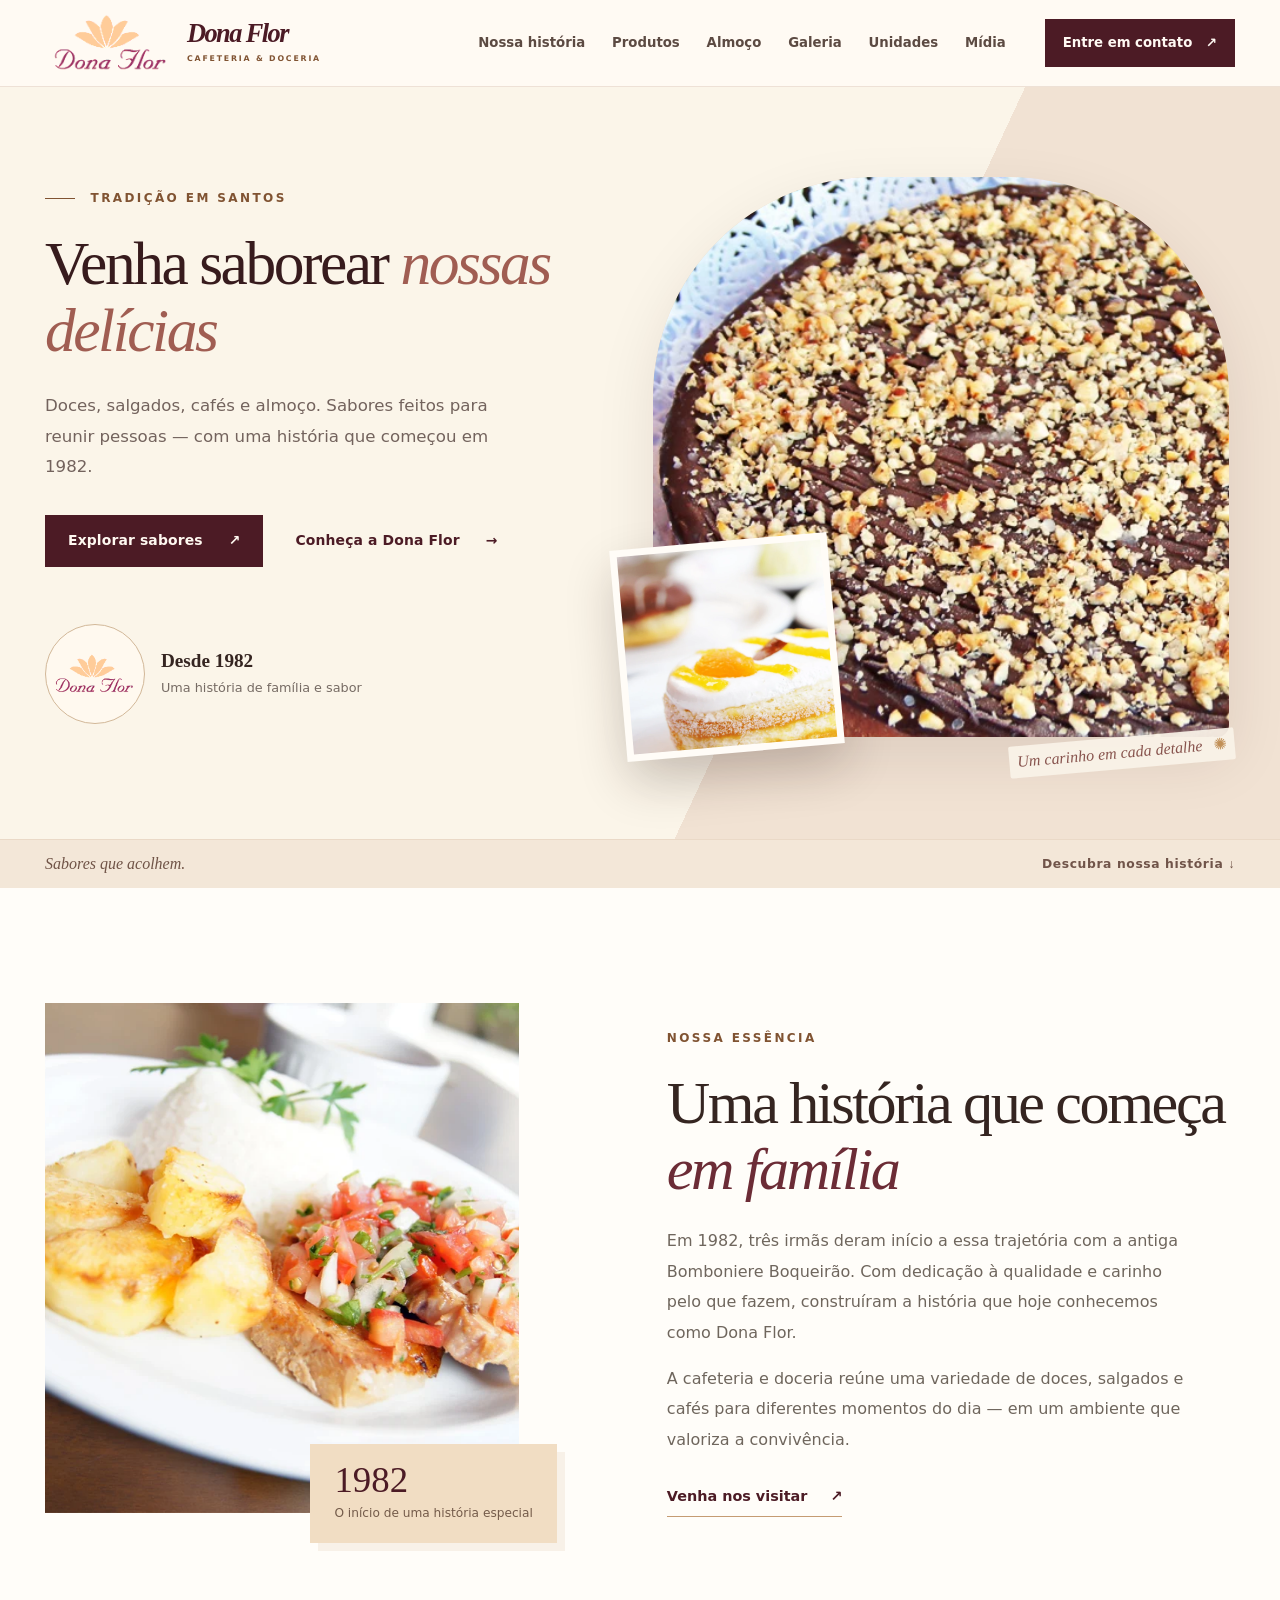
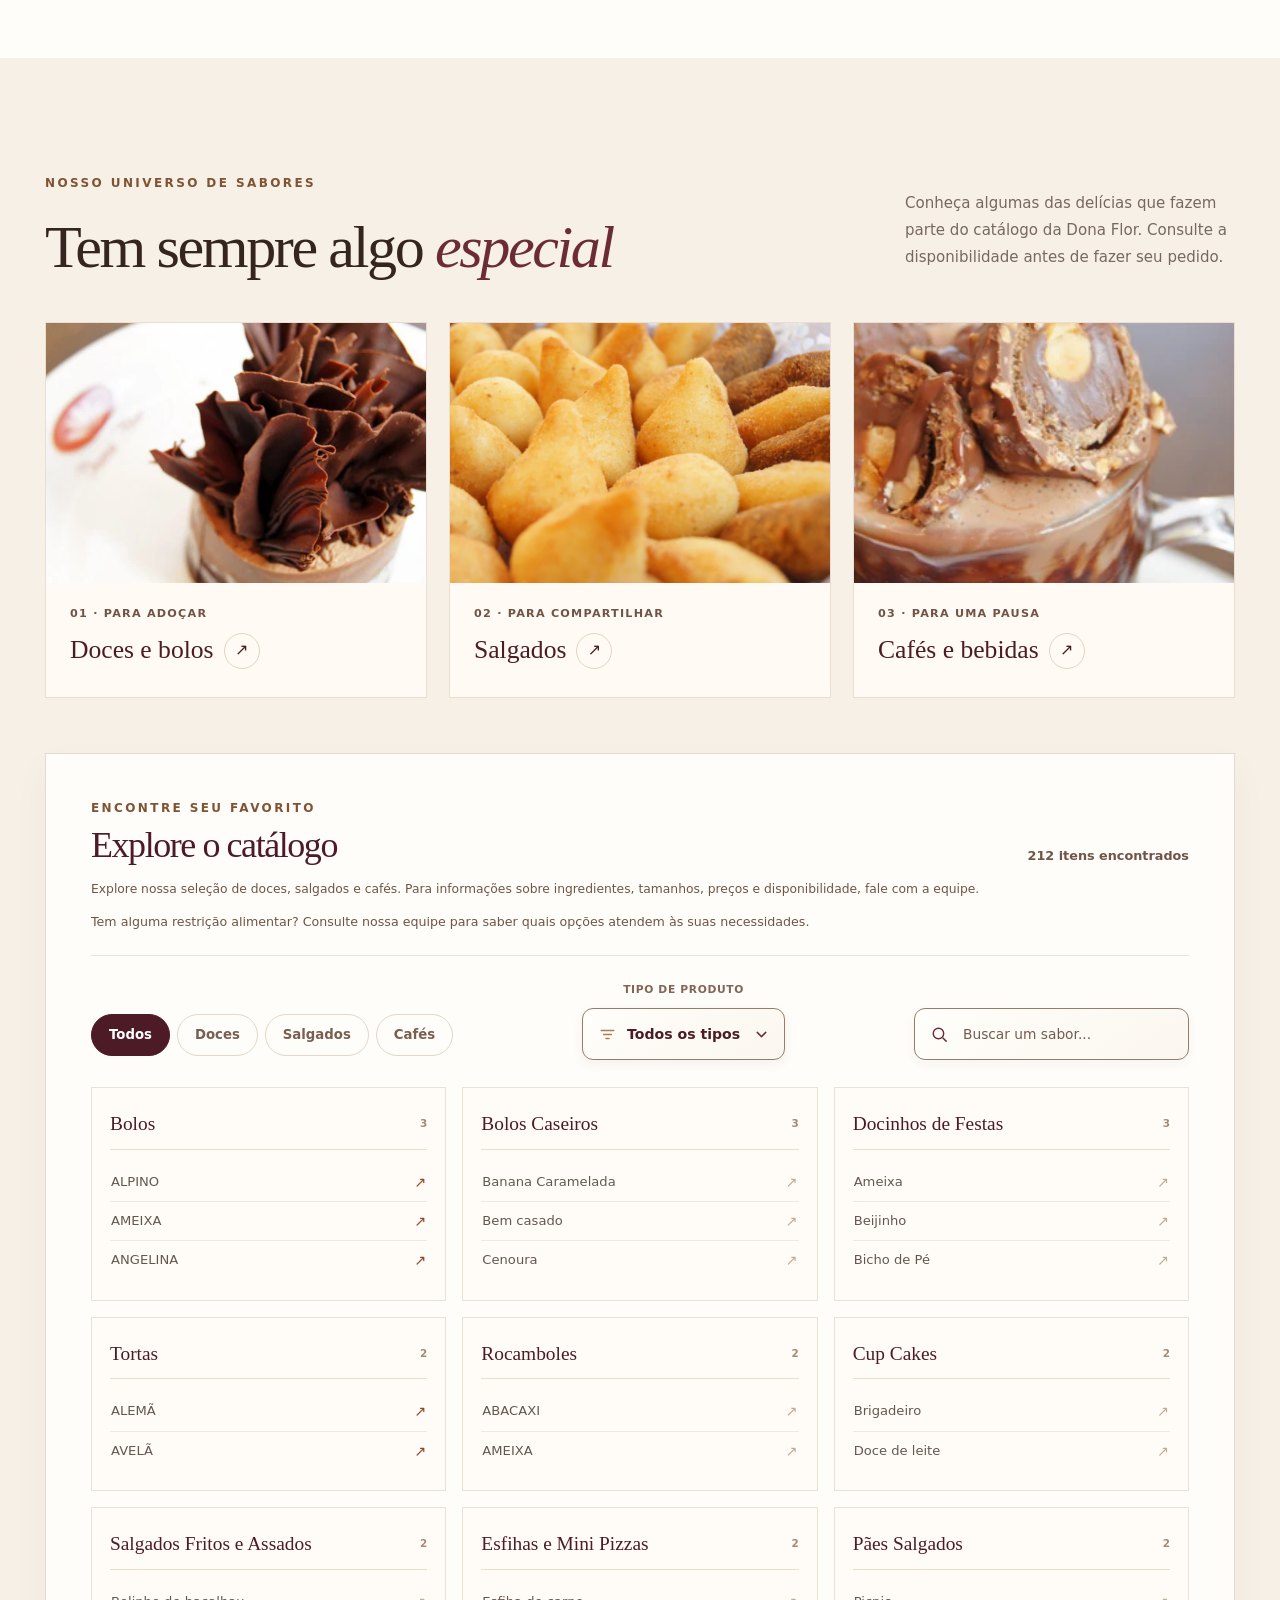
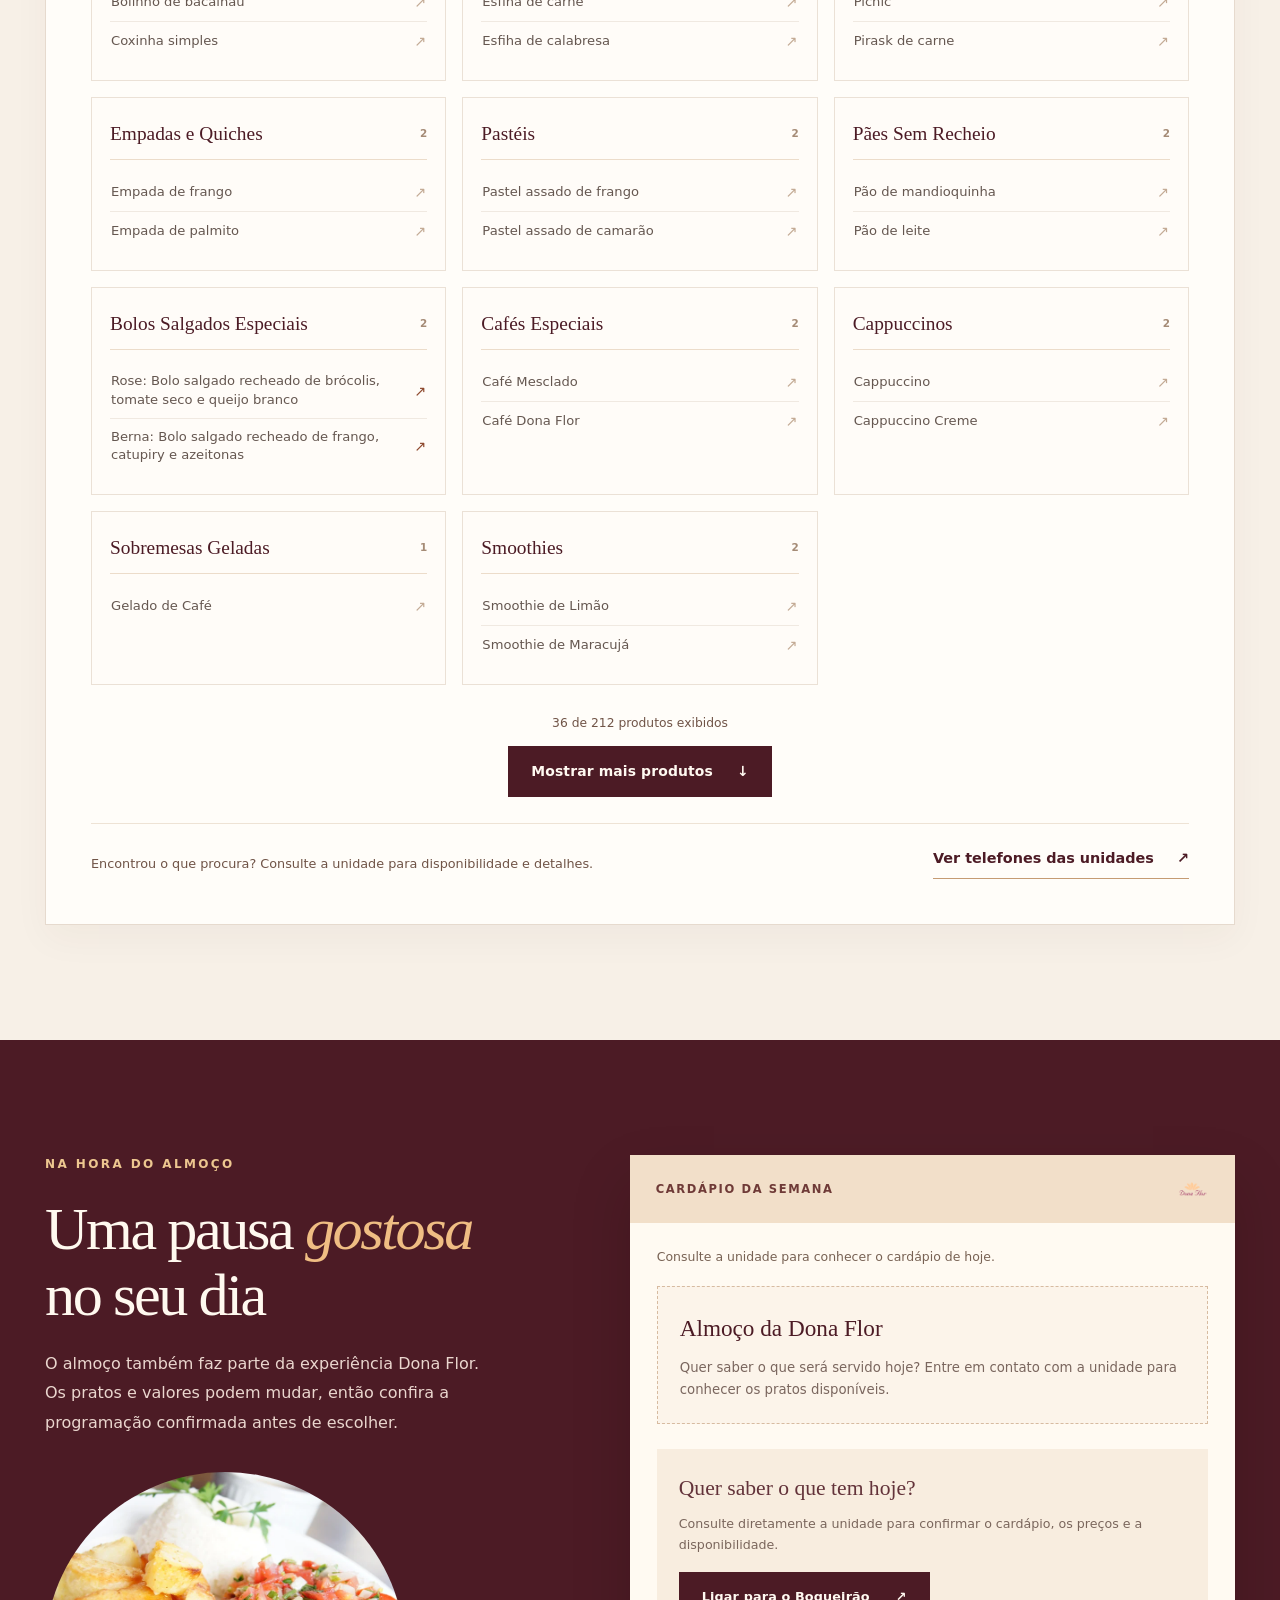
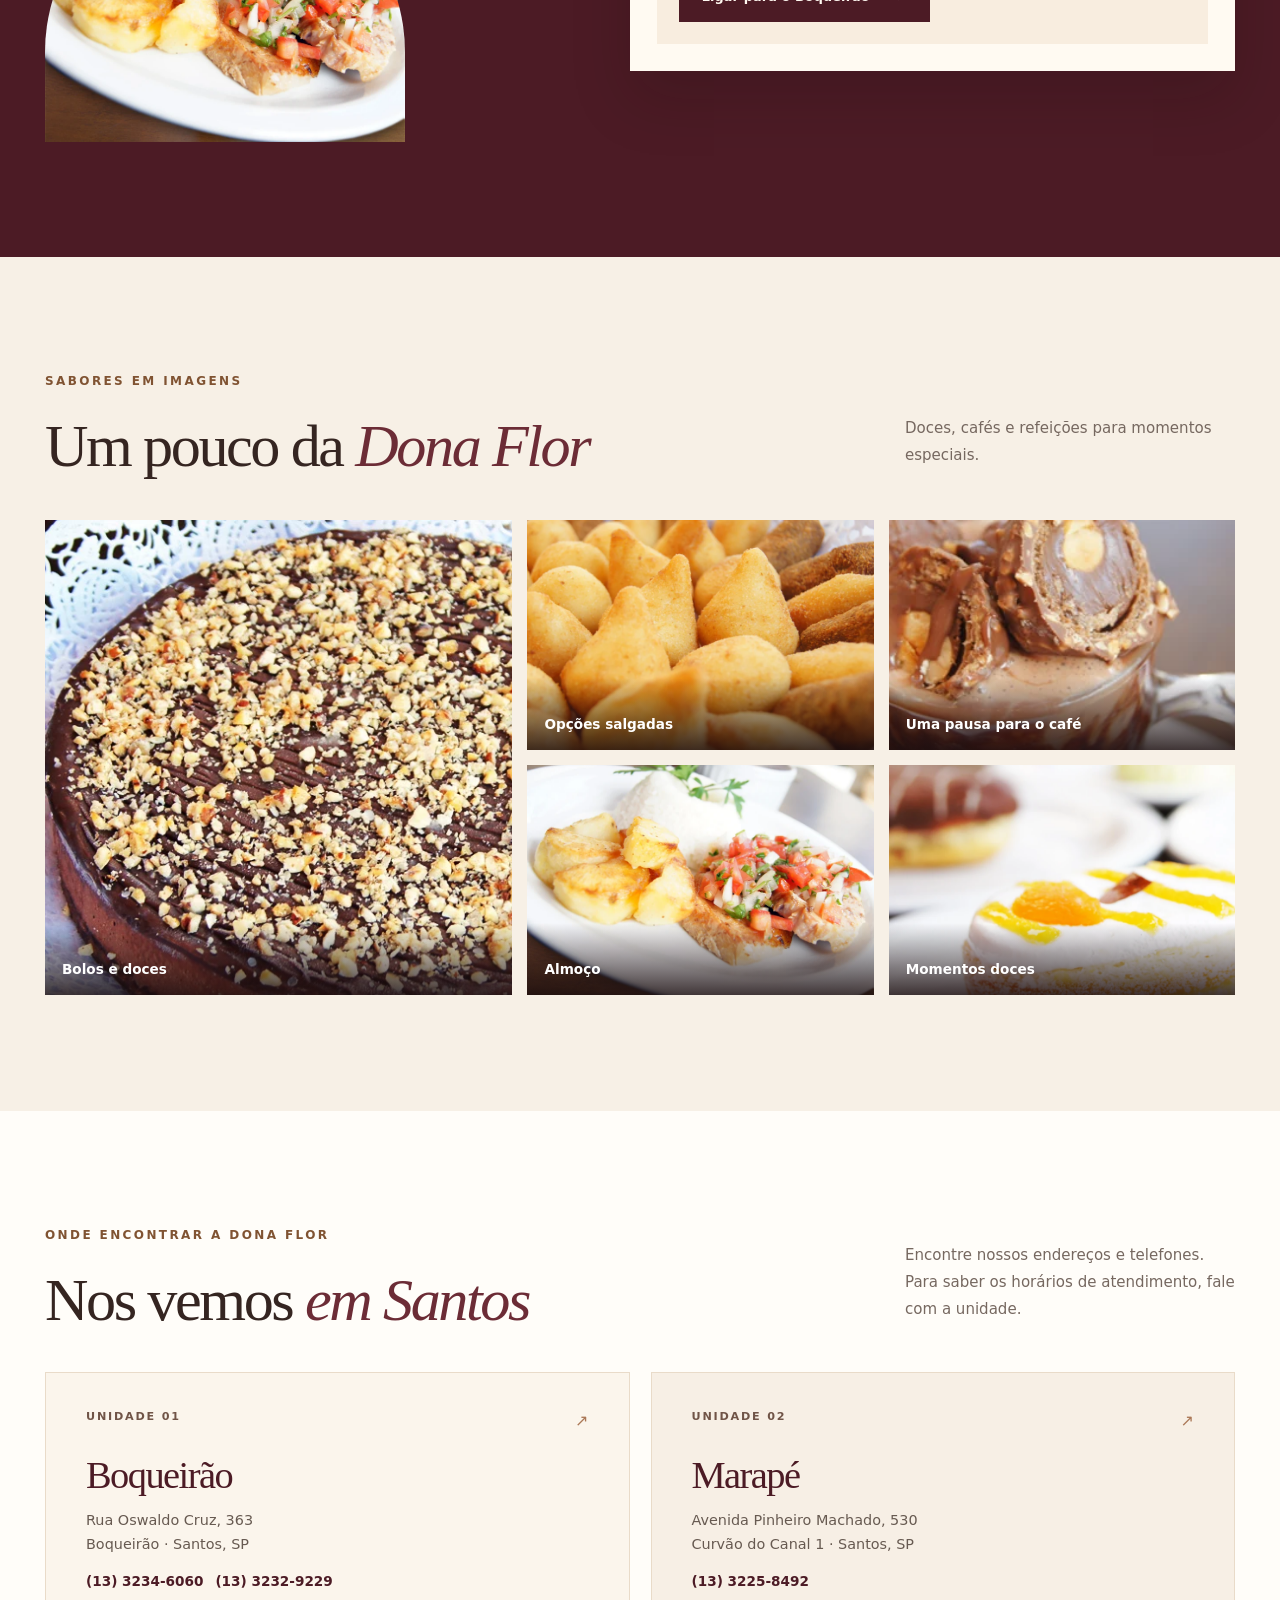
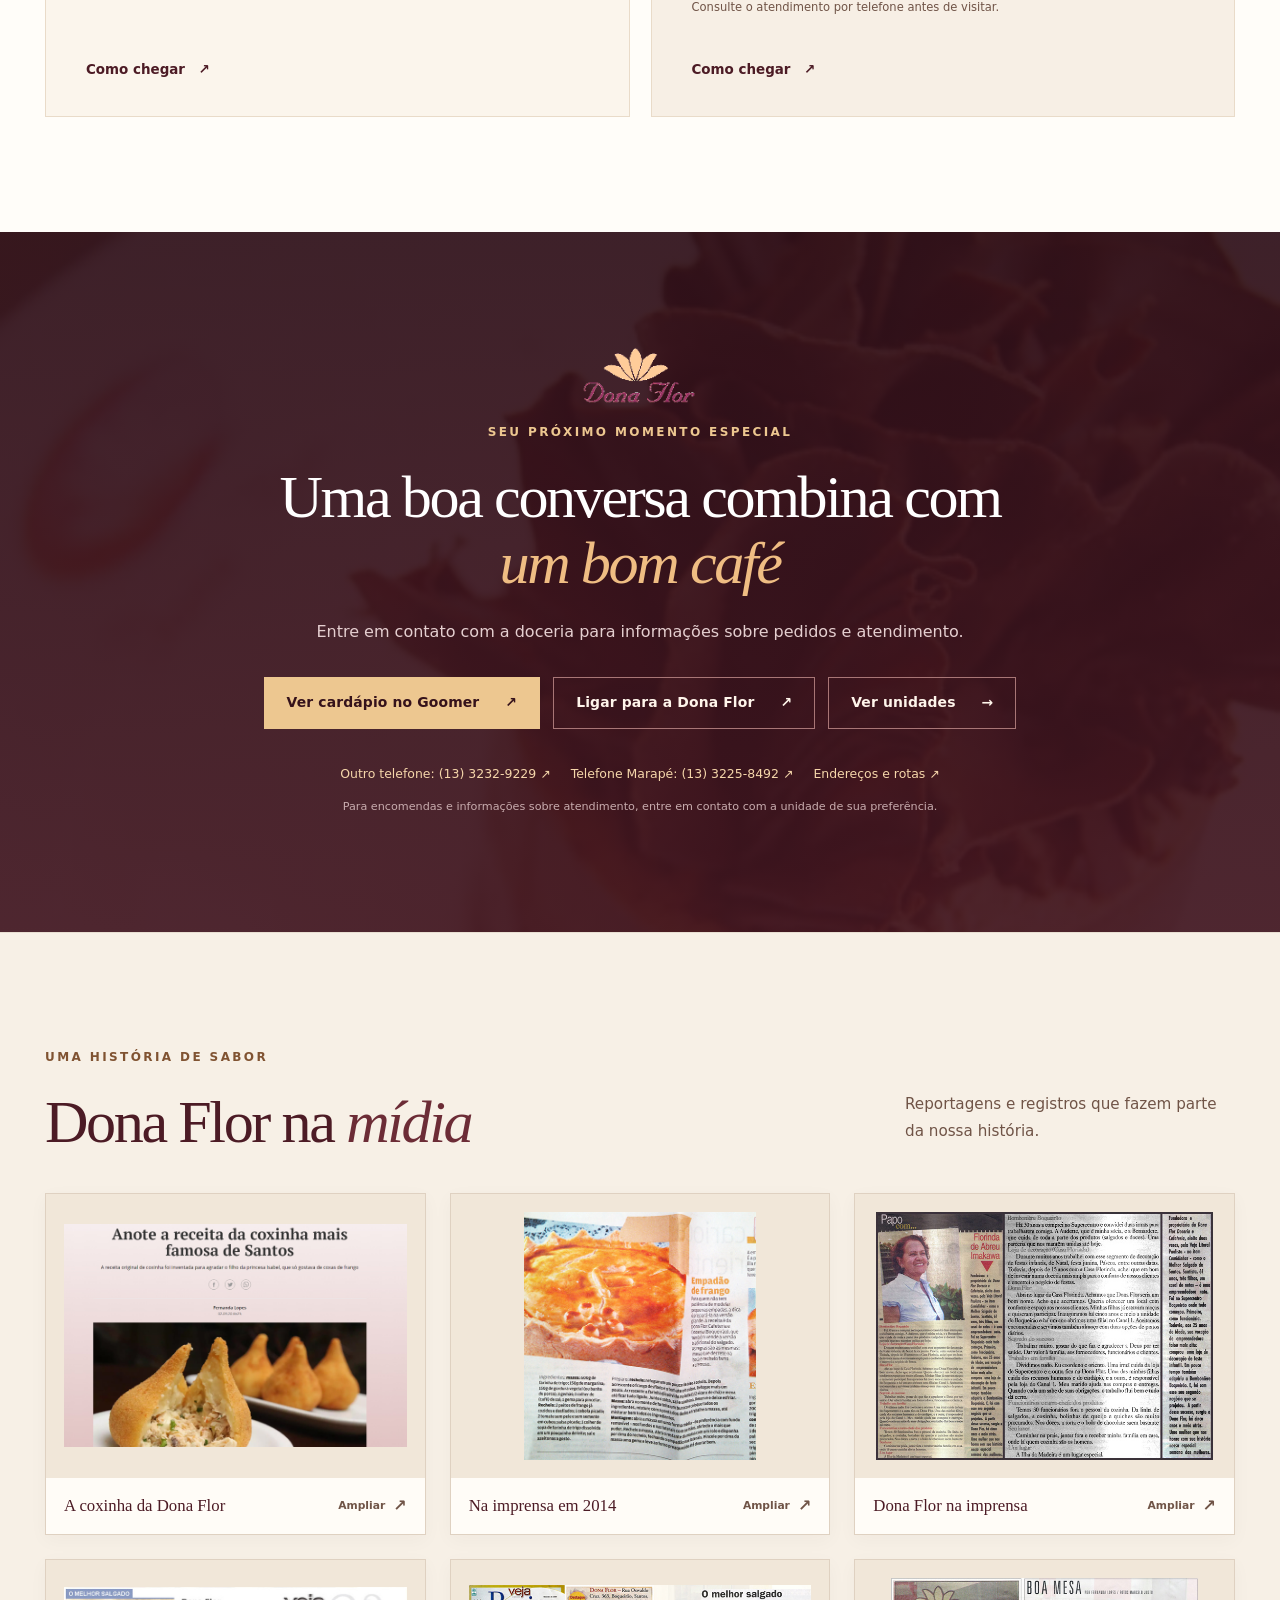
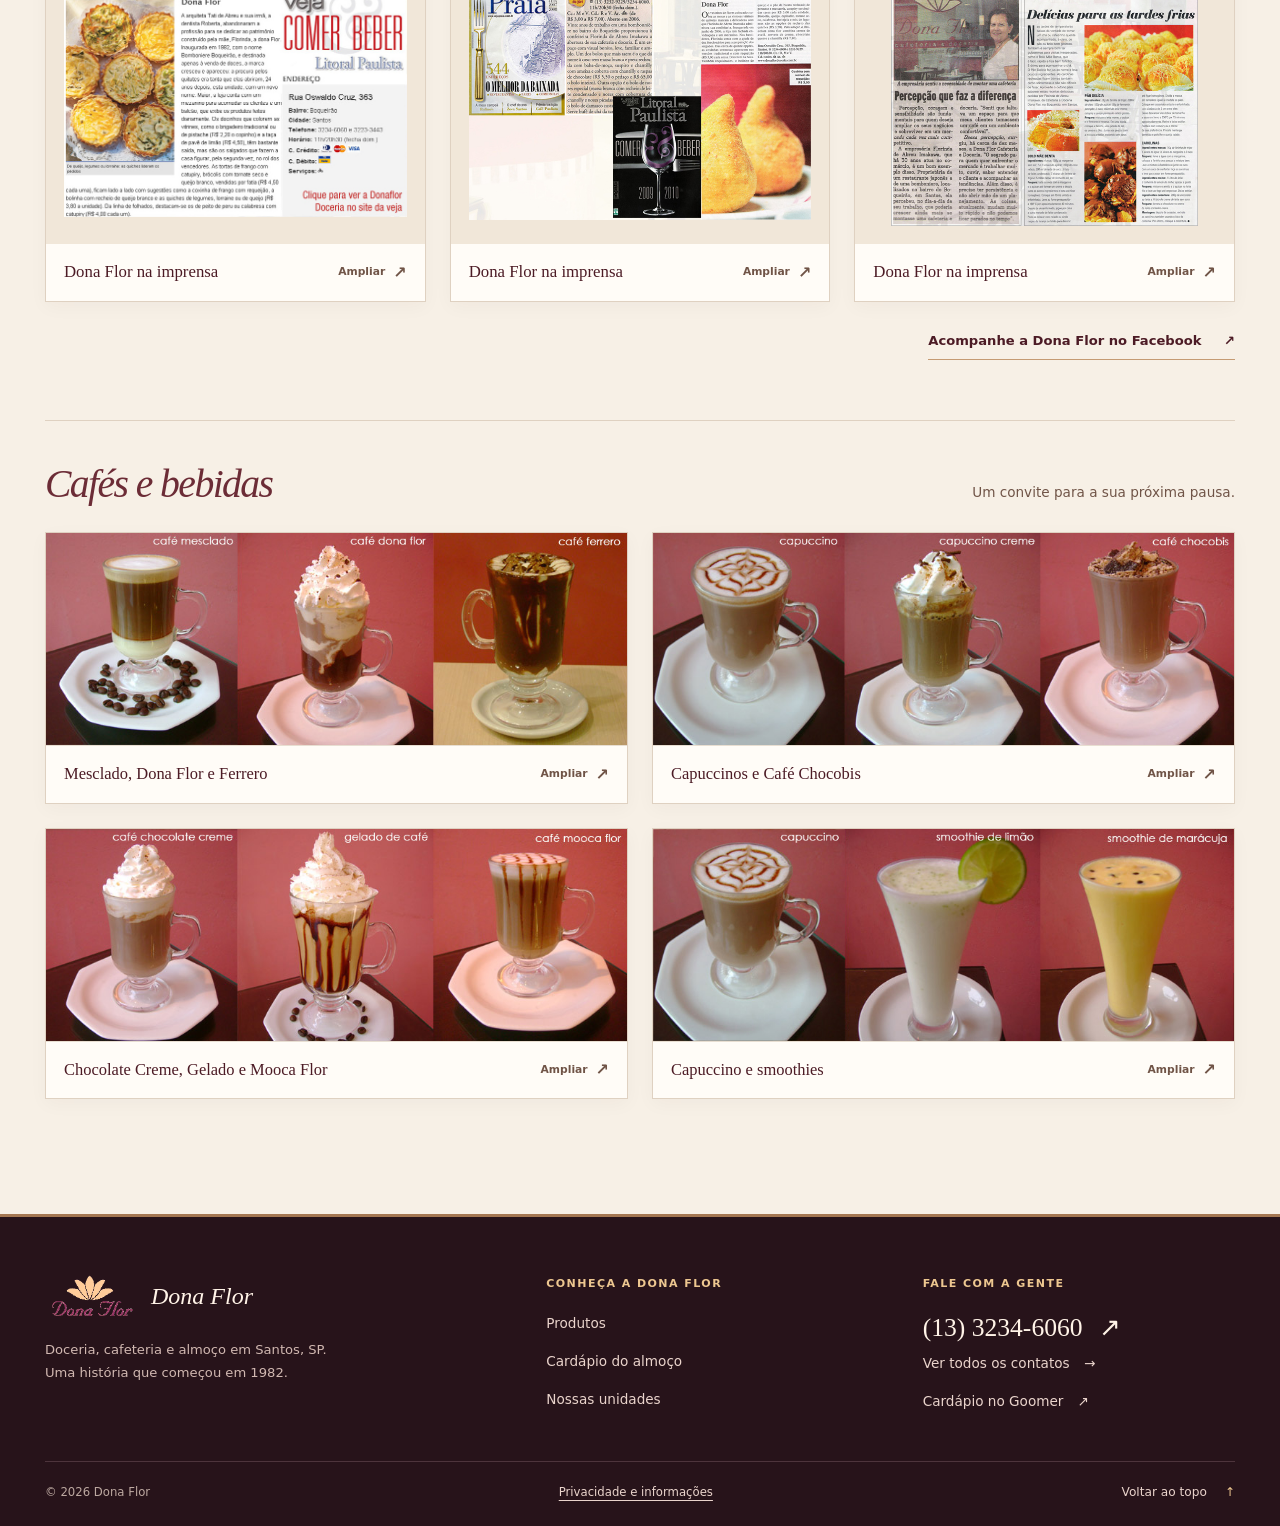
<file: index.html>
<!doctype html>
<html lang="pt-BR">
<head>
  <meta charset="utf-8">
  <meta name="viewport" content="width=device-width, initial-scale=1">
  <meta name="theme-color" content="#4c1b25">
  <meta name="description" content="Conheça a Dona Flor: doceria, cafeteria e almoço em Santos. Descubra nossa história desde 1982, explore o catálogo e veja como entrar em contato.">
  <meta property="og:type" content="website">
  <meta property="og:locale" content="pt_BR">
  <meta property="og:title" content="Dona Flor | Doceria, cafeteria e almoço em Santos">
  <meta property="og:description" content="Sabores para bons momentos em Santos. Conheça a história, os produtos e as unidades da Dona Flor.">
  <meta name="color-scheme" content="light">
  <title>Dona Flor | Doceria, cafeteria e almoço em Santos</title>
  <link rel="icon" type="image/png" href="Dona_Flor_icon.png">
  <link rel="apple-touch-icon" href="Dona_Flor_icon.png">
  <link rel="preload" as="image" href="assets/hero-bolo.webp">
  <link rel="stylesheet" href="styles.css">
  <script defer src="menu-core.js"></script>
<script defer src="menu-offline.js"></script>
<script defer src="catalogo.js"></script>
  <script defer src="app.js"></script>









<!-- seo-generated --><meta name="robots" content="noindex,nofollow">
<meta property="og:url" content="https://dona-flor-revisao.jazzy-bat-7517.chatgpt.site/">
<meta property="og:image" content="https://dona-flor-revisao.jazzy-bat-7517.chatgpt.site/assets/hero-bolo.webp">
<meta name="twitter:card" content="summary_large_image"><!-- /seo-generated -->
</head>
<body>
<!-- deployment-meta -->
<noscript><p class="runtime-note">Conheça os produtos e o almoço pelos <a href="#unidades">telefones das unidades</a>.</p></noscript>
  <a class="skip-link" href="#conteudo">Pular para o conteúdo</a>
  <header class="site-header" id="topo">
    <div class="wrap header-content">
      <a href="#inicio" class="brand"><img class="brand-icon" src="Dona_Flor_icon.png" alt="" width="303" height="133"><span class="brand-stack"><strong>Dona Flor</strong><small>CAFETERIA & DOCERIA</small></span></a>
      <button type="button" class="nav-toggle" aria-controls="navegacao" aria-expanded="false" data-menu-toggle><span class="sr-only">Abrir menu</span><span class="hamburger" aria-hidden="true"><i></i><i></i><i></i></span></button>
      <nav class="main-nav" id="navegacao" aria-label="Navegação principal" data-menu>
        <a href="#sobre">Nossa história</a><a href="#sabores">Produtos</a><a href="#almoco">Almoço</a><a href="#galeria">Galeria</a><a href="#unidades">Unidades</a><a href="#midia">Mídia</a>
        <a class="nav-contact" href="#contato">Entre em contato <span aria-hidden="true">↗</span></a>
      </nav>
    </div>
  </header>
  <main id="conteudo">
    <section class="hero" id="inicio" aria-labelledby="hero-title">
      <div class="wrap hero-grid">
        <div class="hero-copy">
          <p class="eyebrow"><span class="eyebrow-line"></span> Tradição em Santos</p>
          <h1 id="hero-title">Venha saborear <em>nossas delícias</em></h1>
          <p class="hero-description">Doces, salgados, cafés e almoço. Sabores feitos para reunir pessoas — com uma história que começou em 1982.</p>
          <div class="actions"><a class="btn btn-dark" href="#sabores">Explorar sabores <span aria-hidden="true">↗</span></a><a class="btn btn-quiet" href="#sobre">Conheça a Dona Flor <span aria-hidden="true">→</span></a></div>
          <div class="hero-seal"><span class="seal-icon"><img src="Dona_Flor_icon.png" alt="" width="303" height="133"></span><span><strong>Desde 1982</strong><small>Uma história de família e sabor</small></span></div>
        </div>
        <div class="hero-photos" aria-label="Fotografias de doces e produtos">
          <div class="hero-image-primary"><img src="assets/hero-bolo.webp" width="490" height="482" alt="Bolo de chocolate decorado" fetchpriority="high"></div>
          <div class="hero-image-secondary"><img src="assets/doces.webp" width="804" height="678" alt="Doce confeitado" loading="lazy"></div>
          <div class="hero-photo-caption">Um carinho em cada detalhe <span aria-hidden="true">✺</span></div>
        </div>
      </div>
      <div class="hero-bottom"><div class="wrap"><span>Sabores que acolhem.</span><a href="#sobre">Descubra nossa história <span aria-hidden="true">↓</span></a></div></div>
    </section>
    <section class="section story" id="sobre" aria-labelledby="sobre-titulo">
      <div class="wrap story-grid">
        <div class="story-picture"><img src="assets/almoco.webp" width="804" height="678" loading="lazy" alt="Prato de almoço"><div class="story-photo-tag"><b>1982</b><span>O início de uma história especial</span></div></div>
        <div class="story-copy"><p class="eyebrow">Nossa essência</p><h2 id="sobre-titulo">Uma história que começa <em>em família</em></h2><p>Em 1982, três irmãs deram início a essa trajetória com a antiga Bomboniere Boqueirão. Com dedicação à qualidade e carinho pelo que fazem, construíram a história que hoje conhecemos como Dona Flor.</p><p>A cafeteria e doceria reúne uma variedade de doces, salgados e cafés para diferentes momentos do dia — em um ambiente que valoriza a convivência.</p><a class="inline-link" href="#unidades">Venha nos visitar <span aria-hidden="true">↗</span></a></div>
      </div>
    </section>
    <section class="section flavors" id="sabores" aria-labelledby="sabores-titulo">
      <div class="wrap"><div class="section-heading"><div><p class="eyebrow">Nosso universo de sabores</p><h2 id="sabores-titulo">Tem sempre algo <em>especial</em></h2></div><p>Conheça algumas das delícias que fazem parte do catálogo da Dona Flor. Consulte a disponibilidade antes de fazer seu pedido.</p></div>
        <div class="flavor-cards">
          <button class="flavor-card" type="button" data-show-area="Doces"><img src="assets/doce-chocolate.webp" width="490" height="482" alt="Sobremesa de chocolate" loading="lazy"><span class="flavor-overline">01 · Para adoçar</span><span class="flavor-name">Doces e bolos <span aria-hidden="true">↗</span></span></button>
          <button class="flavor-card" type="button" data-show-area="Salgados"><img src="assets/salgados.webp" width="804" height="678" alt="Salgadinhos variados" loading="lazy"><span class="flavor-overline">02 · Para compartilhar</span><span class="flavor-name">Salgados <span aria-hidden="true">↗</span></span></button>
          <button class="flavor-card" type="button" data-show-area="Cafés"><img src="assets/cafe.webp" width="489" height="196" alt="Bebida de café e chocolate" loading="lazy"><span class="flavor-overline">03 · Para uma pausa</span><span class="flavor-name">Cafés e bebidas <span aria-hidden="true">↗</span></span></button>
        </div>
        <div class="catalog" id="catalogo" aria-labelledby="catalogo-titulo">
          <div class="catalog-header"><div><p class="eyebrow">Encontre seu favorito</p><h3 id="catalogo-titulo">Explore o catálogo</h3></div><span class="catalog-count" data-count aria-live="polite"></span></div>
          <p class="catalog-disclaimer">Explore nossa seleção de doces, salgados e cafés. Para informações sobre ingredientes, tamanhos, preços e disponibilidade, fale com a equipe.</p><p class="catalog-diet-note">Tem alguma restrição alimentar? Consulte nossa equipe para saber quais opções atendem às suas necessidades.</p>
          <div class="catalog-toolbar"><div class="category-filters" role="group" aria-label="Filtrar o catálogo por categoria"><button class="filter-pill is-selected" type="button" data-area="Todos" aria-pressed="true">Todos</button><button class="filter-pill" type="button" data-area="Doces" aria-pressed="false">Doces</button><button class="filter-pill" type="button" data-area="Salgados" aria-pressed="false">Salgados</button><button class="filter-pill" type="button" data-area="Cafés" aria-pressed="false">Cafés</button></div><div class="catalog-refine">
            <label id="subcategory-label" for="subcategory">Tipo de produto</label>
            <div class="subcategory-control" data-subcategory-control>
              <select id="subcategory" aria-controls="catalogo-resultado"><option value="Todos">Todos os tipos</option></select>
              <button class="subcategory-trigger" type="button" id="subcategory-trigger" data-subcategory-trigger aria-haspopup="listbox" aria-expanded="false" aria-controls="subcategory-options" aria-labelledby="subcategory-label subcategory-selected" hidden>
                <span class="subcategory-trigger-main"><svg class="subcategory-filter-icon" viewBox="0 0 24 24" aria-hidden="true" fill="none" stroke="currentColor" stroke-width="1.7" stroke-linecap="round"><path d="M4 7h16M7 12h10M10 17h4"/></svg><span id="subcategory-selected">Todos os tipos</span></span>
                <svg class="subcategory-chevron" viewBox="0 0 24 24" aria-hidden="true" fill="none" stroke="currentColor" stroke-width="2" stroke-linecap="round" stroke-linejoin="round"><path d="m6 9 6 6 6-6"/></svg>
              </button>
              <div class="subcategory-popover" id="subcategory-options" data-subcategory-options role="listbox" aria-labelledby="subcategory-label" hidden></div>
            </div>
          </div><label class="search-wrap"><span class="sr-only">Buscar no catálogo</span><svg viewBox="0 0 24 24" aria-hidden="true"><circle cx="10.7" cy="10.7" r="6.6"></circle><path d="m16 16 5 5"></path></svg><input type="search" id="search" placeholder="Buscar um sabor..." autocomplete="off" aria-controls="catalogo-resultado"></label></div>
          <div id="catalogo-resultado" class="catalog-results"><p>Conheça nossos produtos e consulte a disponibilidade pelos <a href="#unidades">telefones das unidades</a>.</p></div>
          <div class="catalog-load-area"><p class="catalog-shown" data-shown aria-live="polite"></p><button type="button" class="btn catalog-more" data-more aria-controls="catalogo-resultado" hidden>Mostrar mais produtos <span aria-hidden="true">↓</span></button></div>
          <dialog class="product-dialog" id="produto-dialog" aria-labelledby="produto-dialog-titulo" aria-describedby="produto-dialog-nota">
            <div class="product-dialog-inner">
              <form method="dialog" class="product-dialog-top"><span class="eyebrow">Detalhes do produto</span><button class="product-close" value="close" aria-label="Fechar detalhes" type="submit">×</button></form>
              <p class="product-kicker" id="produto-dialog-categoria"></p>
              <h2 id="produto-dialog-titulo"></h2>
              <p class="product-description" id="produto-dialog-descricao"></p>
              <p><a id="produto-dialog-foto" target="_blank" rel="noopener noreferrer" hidden>Ver foto do produto ↗</a></p>
              <p class="product-note" id="produto-dialog-nota">Consulte disponibilidade, ingredientes, alergênicos, tamanhos e preços diretamente com a unidade.</p>
              <div class="product-dialog-actions"><a href="tel:+551332346060" class="btn btn-dark">Consultar por telefone <span aria-hidden="true">↗</span></a><button id="produto-dialog-compartilhar" class="inline-link product-share" type="button">Copiar link do produto <span aria-hidden="true">↗</span></button></div><p class="product-share-feedback" id="produto-dialog-feedback" role="status" aria-live="polite"></p>
            </div>
          </dialog>
          <div class="catalog-footer"><p>Encontrou o que procura? Consulte a unidade para disponibilidade e detalhes.</p><a class="inline-link" href="#unidades">Ver telefones das unidades <span aria-hidden="true">↗</span></a></div>
        </div>
      </div>
    </section>
    <section class="section lunch" id="almoco" aria-labelledby="almoco-titulo"><div class="wrap lunch-grid">
      <div class="lunch-intro"><p class="eyebrow light">Na hora do almoço</p><h2 id="almoco-titulo">Uma pausa <em>gostosa</em> no seu dia</h2><p>O almoço também faz parte da experiência Dona Flor. Os pratos e valores podem mudar, então confira a programação confirmada antes de escolher.</p><div class="lunch-photo"><img src="assets/almoco.webp" width="804" height="678" alt="Prato de almoço servido" loading="lazy"></div></div>
      <div class="lunch-panel"><span class="menu-panel-top">CARDÁPIO DA SEMANA <img class="menu-panel-mark" src="Dona_Flor_icon.png" alt="" width="32" height="32"></span><div id="cardapio-status" class="menu-status" role="status" aria-live="polite"></div><div id="cardapio-conteudo" class="menu-content"><p>Consulte o nosso almoço pelos <a href="#unidades">telefones das unidades</a>.</p></div><div class="lunch-help"><strong>Quer saber o que tem hoje?</strong><p>Consulte diretamente a unidade para confirmar o cardápio, os preços e a disponibilidade.</p><a href="tel:+551332346060" class="btn btn-dark">Ligar para o Boqueirão <span aria-hidden="true">↗</span></a></div></div>
    </div></section>
    <section class="section gallery" id="galeria" aria-labelledby="galeria-titulo">
      <div class="wrap">
        <div class="section-heading"><div><p class="eyebrow">Sabores em imagens</p><h2 id="galeria-titulo">Um pouco da <em>Dona Flor</em></h2></div><p>Doces, cafés e refeições para momentos especiais.</p></div>
        <div class="gallery-grid">
          <figure class="gallery-feature"><img src="assets/hero-bolo.webp" width="490" height="482" alt="Bolo de chocolate decorado" loading="lazy"><figcaption>Bolos e doces</figcaption></figure>
          <figure><img src="assets/salgados.webp" width="804" height="678" alt="Variedade de salgadinhos" loading="lazy"><figcaption>Opções salgadas</figcaption></figure>
          <figure><img src="assets/cafe.webp" width="489" height="196" alt="Bebida com café e chocolate" loading="lazy"><figcaption>Uma pausa para o café</figcaption></figure>
          <figure><img src="assets/almoco.webp" width="804" height="678" alt="Prato de almoço" loading="lazy"><figcaption>Almoço</figcaption></figure>
          <figure><img src="assets/doces.webp" width="804" height="678" alt="Doce confeitado" loading="lazy"><figcaption>Momentos doces</figcaption></figure>
        </div>
      </div>
    </section>
    <section class="section location" id="unidades" aria-labelledby="unidades-titulo"><div class="wrap"><div class="section-heading location-heading"><div><p class="eyebrow">Onde encontrar a Dona Flor</p><h2 id="unidades-titulo">Nos vemos <em>em Santos</em></h2></div><p>Encontre nossos endereços e telefones. Para saber os horários de atendimento, fale com a unidade.</p></div>
      <div class="locations-grid">
        <article class="location-card"><div class="location-top"><span class="location-tag">Unidade 01</span><span aria-hidden="true">↗</span></div><h3>Boqueirão</h3><address>Rua Oswaldo Cruz, 363<br>Boqueirão · Santos, SP</address><div class="location-contact"><a href="tel:+551332346060">(13) 3234-6060</a><a href="tel:+551332329229">(13) 3232-9229</a></div><a class="location-map" href="https://www.google.com/maps/search/?api=1&amp;query=Rua+Oswaldo+Cruz+363+Boqueirao+Santos+SP" target="_blank" rel="noopener noreferrer">Como chegar <span aria-hidden="true">↗</span></a></article>
        <article class="location-card"><div class="location-top"><span class="location-tag">Unidade 02</span><span aria-hidden="true">↗</span></div><h3>Marapé</h3><address>Avenida Pinheiro Machado, 530<br>Curvão do Canal 1 · Santos, SP</address><div class="location-contact"><a href="tel:+551332258492">(13) 3225-8492</a></div><p class="unit-note">Consulte o atendimento por telefone antes de visitar.</p><a class="location-map" href="https://www.google.com/maps/search/?api=1&amp;query=Avenida+Pinheiro+Machado+530+Marape+Santos+SP" target="_blank" rel="noopener noreferrer">Como chegar <span aria-hidden="true">↗</span></a></article>
      </div>
    </div></section>
    <section class="section closing" id="contato" aria-labelledby="contato-titulo"><div class="wrap closing-inner"><img class="closing-brand-icon" src="Dona_Flor_icon.png" alt="" width="303" height="133"><p class="eyebrow light">Seu próximo momento especial</p><h2 id="contato-titulo">Uma boa conversa combina com <em>um bom café</em></h2><p>Entre em contato com a doceria para informações sobre pedidos e atendimento.</p><div class="closing-actions"><a class="btn btn-gold" href="https://dona-flor.goomer.app/" target="_blank" rel="noopener noreferrer">Ver cardápio no Goomer <span aria-hidden="true">↗</span><span class="sr-only"> em nova aba</span></a><a class="btn btn-outline" href="tel:+551332346060">Ligar para a Dona Flor <span aria-hidden="true">↗</span></a><a class="btn btn-outline" href="#unidades">Ver unidades <span aria-hidden="true">→</span></a></div><div class="channels" data-channels><a href="tel:+551332329229">Outro telefone: (13) 3232-9229 <span aria-hidden="true">↗</span></a><a href="tel:+551332258492">Telefone Marapé: (13) 3225-8492 <span aria-hidden="true">↗</span></a><a href="#unidades">Endereços e rotas <span aria-hidden="true">↗</span></a></div><p class="channels-note">Para encomendas e informações sobre atendimento, entre em contato com a unidade de sua preferência.</p></div></section>
    <section class="section" id="mensagem" aria-labelledby="mensagem-titulo" hidden><div class="wrap contact-wrap">
      <p class="eyebrow">Fale conosco</p><h2 id="mensagem-titulo">Envie sua mensagem</h2>
      <p>Sugestões, dúvidas ou reclamações. Para pedidos e atendimento imediato, ligue para a unidade.</p>
      <form id="contact-form">
        <label>Nome<input name="nome" autocomplete="name" required maxlength="100"></label>
        <label>Telefone (opcional)<input name="telefone" type="tel" autocomplete="tel" maxlength="40"></label>
        <label>E-mail<input name="email" type="email" autocomplete="email" required maxlength="254"></label>
        <label>Assunto<input name="assunto" required maxlength="150"></label>
        <label class="contact-wide">Mensagem<textarea name="mensagem" required maxlength="5000" rows="5"></textarea></label>
        <div hidden aria-hidden="true"><label>Website<input name="website" tabindex="-1" autocomplete="off"></label></div>
        <label class="contact-wide contact-consent"><input name="consentimento" type="checkbox" required> Autorizo o uso destes dados para responder à minha mensagem. <a href="privacidade.html">Privacidade</a></label>
        <div class="contact-wide" id="contact-challenge"></div>
        <button id="contact-submit" type="submit" class="btn btn-dark" disabled>Enviar mensagem</button>
        <p class="contact-wide" id="contact-status" role="status" aria-live="polite"></p>
        <noscript><p>Ative JavaScript para o formulário ou ligue para a unidade.</p></noscript>
      </form>
    </div></section>
    <section class="section media-section" id="midia" aria-labelledby="midia-titulo"><div class="wrap">
      <div class="section-heading media-heading"><div><p class="eyebrow">Uma história de sabor</p><h2 id="midia-titulo">Dona Flor na <em>mídia</em></h2></div><p>Reportagens e registros que fazem parte da nossa história.</p></div>
      <div class="archive-grid press-grid">
        <a class="archive-card" href="assets/original/coxinhafamosa.jpg" target="_blank" rel="noopener"><span class="archive-image"><img src="assets/original/coxinhafamosa.jpg" alt="Reportagem sobre a coxinha da Dona Flor" width="760" height="493" loading="lazy"></span><span class="archive-caption">A coxinha da Dona Flor <span class="archive-open">Ampliar <span aria-hidden="true">↗</span><span class="sr-only"> em nova aba</span></span></span></a>
        <a class="archive-card" href="assets/original/midia2014.jpg" target="_blank" rel="noopener"><span class="archive-image"><img src="assets/original/midia2014.jpg" alt="Dona Flor na imprensa em 2014" width="486" height="521" loading="lazy"></span><span class="archive-caption">Na imprensa em 2014 <span class="archive-open">Ampliar <span aria-hidden="true">↗</span><span class="sr-only"> em nova aba</span></span></span></a>
        <a class="archive-card" href="assets/original/midia4a.jpg" target="_blank" rel="noopener"><span class="archive-image"><img src="assets/original/midia4a.jpg" alt="Reportagem sobre a Dona Flor, imagem 3" width="660" height="486" loading="lazy"></span><span class="archive-caption">Dona Flor na imprensa <span class="archive-open">Ampliar <span aria-hidden="true">↗</span><span class="sr-only"> em nova aba</span></span></span></a>
        <a class="archive-card" href="assets/original/midia3a.jpg" target="_blank" rel="noopener"><span class="archive-image"><img src="assets/original/midia3a.jpg" alt="Reportagem sobre a Dona Flor, imagem 4" width="696" height="467" loading="lazy"></span><span class="archive-caption">Dona Flor na imprensa <span class="archive-open">Ampliar <span aria-hidden="true">↗</span><span class="sr-only"> em nova aba</span></span></span></a>
        <a class="archive-card" href="assets/original/midia2a.jpg" target="_blank" rel="noopener"><span class="archive-image"><img src="assets/original/midia2a.jpg" alt="Reportagem sobre a Dona Flor, imagem 5" width="665" height="456" loading="lazy"></span><span class="archive-caption">Dona Flor na imprensa <span class="archive-open">Ampliar <span aria-hidden="true">↗</span><span class="sr-only"> em nova aba</span></span></span></a>
        <a class="archive-card" href="assets/original/midiaa.jpg" target="_blank" rel="noopener"><span class="archive-image"><img src="assets/original/midiaa.jpg" alt="Reportagem sobre a Dona Flor, imagem 6" width="584" height="472" loading="lazy"></span><span class="archive-caption">Dona Flor na imprensa <span class="archive-open">Ampliar <span aria-hidden="true">↗</span><span class="sr-only"> em nova aba</span></span></span></a>
      </div>
      <div class="media-follow"><a class="inline-link" href="https://www.facebook.com/donaflorcafeteriaedoceria" target="_blank" rel="noopener noreferrer">Acompanhe a Dona Flor no Facebook <span aria-hidden="true">↗</span></a></div>
      <div class="coffee-archive" aria-labelledby="cafes-registros-titulo"><div class="coffee-heading"><h3 id="cafes-registros-titulo"><em>Cafés e bebidas</em></h3><p>Um convite para a sua próxima pausa.</p></div><div class="archive-grid coffee-grid">
        <a class="archive-card" href="assets/original/cafe01.jpg" target="_blank" rel="noopener"><span class="archive-image"><img src="assets/original/cafe01.jpg" alt="Cafés Mesclado, Dona Flor e Ferrero" width="804" height="294" loading="lazy"></span><span class="archive-caption">Mesclado, Dona Flor e Ferrero <span class="archive-open">Ampliar <span aria-hidden="true">↗</span><span class="sr-only"> em nova aba</span></span></span></a>
        <a class="archive-card" href="assets/original/cafe02.jpg" target="_blank" rel="noopener"><span class="archive-image"><img src="assets/original/cafe02.jpg" alt="Capuccino, Capuccino Creme e Café Chocobis" width="804" height="294" loading="lazy"></span><span class="archive-caption">Capuccinos e Café Chocobis <span class="archive-open">Ampliar <span aria-hidden="true">↗</span><span class="sr-only"> em nova aba</span></span></span></a>
        <a class="archive-card" href="assets/original/cafe03.jpg" target="_blank" rel="noopener"><span class="archive-image"><img src="assets/original/cafe03.jpg" alt="Café Chocolate Creme, Gelado de Café e Café Mooca Flor" width="804" height="294" loading="lazy"></span><span class="archive-caption">Chocolate Creme, Gelado e Mooca Flor <span class="archive-open">Ampliar <span aria-hidden="true">↗</span><span class="sr-only"> em nova aba</span></span></span></a>
        <a class="archive-card" href="assets/original/cafe04.jpg" target="_blank" rel="noopener"><span class="archive-image"><img src="assets/original/cafe04.jpg" alt="Capuccino e smoothies de limão e maracujá" width="804" height="294" loading="lazy"></span><span class="archive-caption">Capuccino e smoothies <span class="archive-open">Ampliar <span aria-hidden="true">↗</span><span class="sr-only"> em nova aba</span></span></span></a>
      </div></div>
    </div></section>
  </main>
  <script src="contact-config.js" defer></script><script src="contact.js" defer></script>
  <footer class="footer site-footer"><div class="wrap footer-grid"><div class="footer-identity"><a class="footer-logo" href="#inicio"><img class="footer-brand-icon" src="Dona_Flor_icon.png" alt="" width="303" height="133"><span>Dona Flor</span></a><p>Doceria, cafeteria e almoço em Santos, SP.<br>Uma história que começou em 1982.</p></div><nav class="footer-links" aria-label="Navegação do rodapé"><p class="footer-label">Conheça a Dona Flor</p><a href="#sabores">Produtos</a><a href="#almoco">Cardápio do almoço</a><a href="#unidades">Nossas unidades</a></nav><div class="footer-links footer-contact"><p class="footer-label">Fale com a gente</p><a class="footer-phone" href="tel:+551332346060">(13) 3234-6060 <span aria-hidden="true">↗</span></a><a href="#contato">Ver todos os contatos <span aria-hidden="true">→</span></a><a href="https://dona-flor.goomer.app/" target="_blank" rel="noopener noreferrer">Cardápio no Goomer <span aria-hidden="true">↗</span><span class="sr-only"> em nova aba</span></a></div></div><div class="wrap footer-bottom"><span>© <span data-year>2026</span> Dona Flor</span><a class="footer-policy-link" href="privacidade.html">Privacidade e informações</a><a class="footer-top" href="#inicio">Voltar ao topo <span aria-hidden="true">↑</span></a></div></footer>
</body>
</html>
</file>
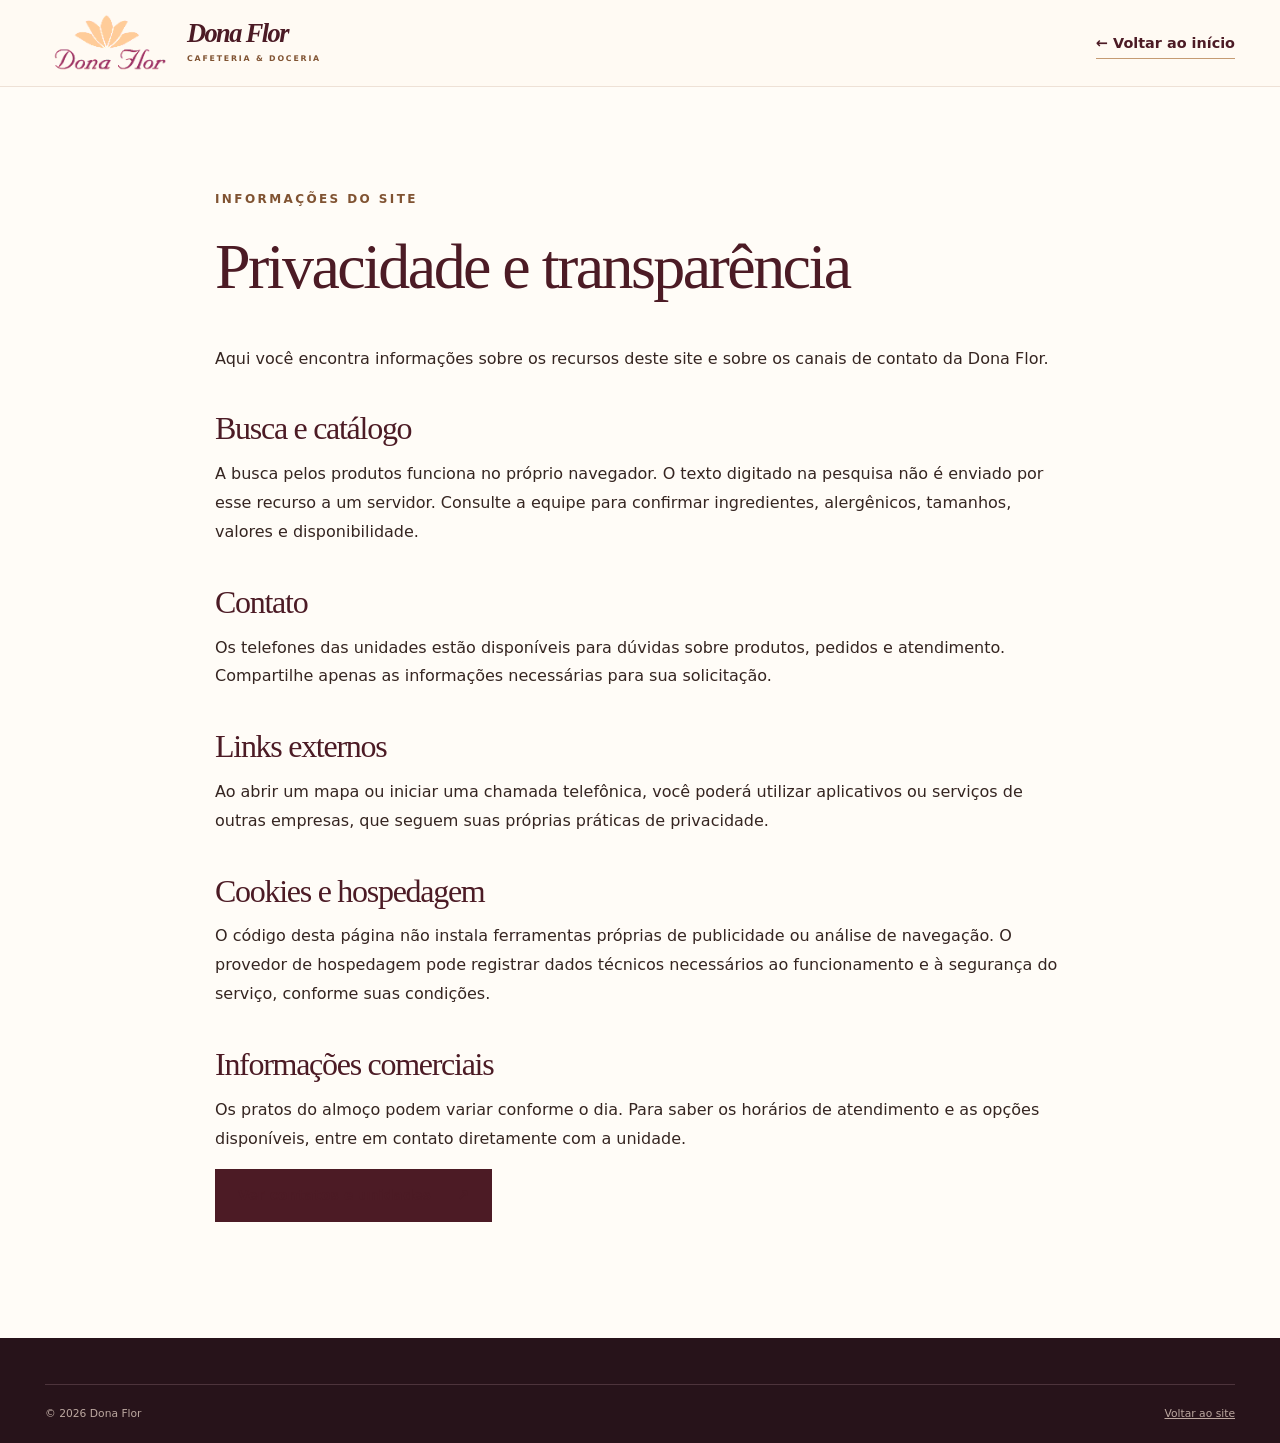
<file: privacidade.html>
<!doctype html>
<html lang="pt-BR">
<head>
  <meta charset="utf-8">
  <meta name="viewport" content="width=device-width, initial-scale=1">
  <meta name="theme-color" content="#4c1b25">
  <meta name="description" content="Informações sobre privacidade, catálogo e contato da Dona Flor.">
  <title>Privacidade e informações | Dona Flor</title>
  <link rel="icon" type="image/png" href="Dona_Flor_icon.png">
  <link rel="stylesheet" href="styles.css">
  <style>
    .information-page{padding:clamp(55px,8vw,105px) 0 100px;max-width:850px}
    .information-page h1{font-size:clamp(2.3rem,5vw,4rem);color:var(--wine)}
    .information-page h2{font-size:clamp(1.45rem,3vw,2rem);margin:38px 0 14px;color:var(--wine)}
    .information-page p{line-height:1.8}
    .information-page a{color:var(--wine);text-underline-offset:3px}
  </style>

<!-- seo-generated --><meta name="robots" content="noindex,nofollow"><!-- /seo-generated -->
</head>
<body>
<a class="skip-link" href="#conteudo">Pular para o conteúdo</a>
<header class="site-header">
 <div class="wrap header-content">
  <a href="index.html" class="brand"><img class="brand-icon" src="Dona_Flor_icon.png" alt="" width="54" height="54"><span class="brand-stack"><strong>Dona Flor</strong><small>CAFETERIA &amp; DOCERIA</small></span></a>
  <nav aria-label="Navegação"><a class="inline-link" href="index.html">← Voltar ao início</a></nav>
 </div>
</header>
<main class="wrap information-page" id="conteudo">
 <p class="eyebrow">Informações do site</p>
 <h1>Privacidade e transparência</h1>
 <p>Aqui você encontra informações sobre os recursos deste site e sobre os canais de contato da Dona Flor.</p>
 <h2>Busca e catálogo</h2>
 <p>A busca pelos produtos funciona no próprio navegador. O texto digitado na pesquisa não é enviado por esse recurso a um servidor. Consulte a equipe para confirmar ingredientes, alergênicos, tamanhos, valores e disponibilidade.</p>
 <h2>Contato</h2>
 <p>Os telefones das unidades estão disponíveis para dúvidas sobre produtos, pedidos e atendimento. Compartilhe apenas as informações necessárias para sua solicitação.</p>
 <section id="contact-privacy" hidden aria-labelledby="contact-privacy-title">
 <h2 id="contact-privacy-title">Mensagens pelo site</h2>
 <p>O formulário utiliza nome, e-mail, telefone opcional, assunto e mensagem para encaminhar sua solicitação e permitir uma resposta. A verificação de segurança utiliza Cloudflare Turnstile, e o envio de e-mail utiliza Resend. Esses serviços também processam dados técnicos necessários à proteção e ao envio das mensagens.</p>
 <p>Não informe senhas, dados de cartão ou informações sensíveis na mensagem. Para dúvidas sobre o tratamento dos dados ou solicitações de exclusão, entre em contato pelos telefones das unidades.</p>
 </section>
 <h2>Links externos</h2>
 <p>Ao abrir um mapa ou iniciar uma chamada telefônica, você poderá utilizar aplicativos ou serviços de outras empresas, que seguem suas próprias práticas de privacidade.</p>
 <h2>Cookies e hospedagem</h2>
 <p>O código desta página não instala ferramentas próprias de publicidade ou análise de navegação. O provedor de hospedagem pode registrar dados técnicos necessários ao funcionamento e à segurança do serviço, conforme suas condições.</p>
 <h2>Informações comerciais</h2>
 <p>Os pratos do almoço podem variar conforme o dia. Para saber os horários de atendimento e as opções disponíveis, entre em contato diretamente com a unidade.</p>
 <p><a class="btn btn-dark" href="index.html#unidades">Ver contatos e unidades <span aria-hidden="true">↗</span></a></p>
</main>
<footer class="footer"><div class="wrap footer-bottom"><span>© <span data-year>2026</span> Dona Flor</span><a href="index.html">Voltar ao site</a></div></footer>
<script>document.querySelector('[data-year]').textContent=new Date().getFullYear();</script>
<script src="contact-config.js" defer></script><script src="contact.js" defer></script>
</body>
</html>
</file>
<file: styles.css>
:root{--wine:#4c1b25;--wine-deep:#35121b;--wine-mid:#6c2c36;--gold:#dfad6c;--amber:#edc790;--cream:#faf4e9;--ivory:#fffcf7;--paper:#f7f0e6;--ink:#352521;--muted:#766b64;--border:#e8ded1;--shadow:0 22px 60px rgba(45,24,22,.10)}
*,*::before,*::after{box-sizing:border-box}html{scroll-behavior:smooth;scroll-padding-top:95px}body{margin:0;background:var(--ivory);color:var(--ink);font:400 16px/1.65 system-ui,-apple-system,"Segoe UI",Arial,sans-serif}img{display:block;max-width:100%}h1,h2,h3,p{margin-top:0}h1,h2,h3{font-family:Georgia,"Times New Roman",serif;font-weight:400;line-height:1.09;letter-spacing:-.04em}h1{font-size:clamp(3.3rem,6.1vw,6.1rem)}h2{font-size:clamp(2.5rem,4.7vw,4.6rem)}h3{font-size:clamp(1.4rem,2.3vw,2.1rem)}em{color:var(--wine-mid);font-style:italic}button,input{font:inherit}button{cursor:pointer}a{color:inherit}address{font-style:normal}.wrap{width:min(1190px,calc(100% - 64px));margin-inline:auto}.section{padding:clamp(80px,9vw,124px) 0}.sr-only{position:absolute!important;width:1px;height:1px;padding:0;margin:-1px;overflow:hidden;clip:rect(0,0,0,0);white-space:nowrap;border:0}.skip-link{position:fixed;top:0;left:16px;z-index:90;background:white;color:var(--wine);padding:14px 20px;transform:translateY(-110%)}.skip-link:focus{transform:translateY(0)}:focus-visible{outline:3px solid #c18842;outline-offset:4px}.eyebrow{font-size:.75rem;letter-spacing:.2em;text-transform:uppercase;font-weight:800;color:#a16d47;margin-bottom:21px}.eyebrow.light{color:var(--amber)}.eyebrow-line{display:inline-block;vertical-align:middle;width:30px;height:1px;background:currentColor;margin-right:9px}.btn{min-height:52px;display:inline-flex;align-items:center;justify-content:center;gap:26px;padding:13px 22px;text-decoration:none;font-weight:700;font-size:.87rem;letter-spacing:.01em;border:1px solid transparent;transition:transform .2s,background .2s,color .2s,border-color .2s}.btn:hover{transform:translateY(-2px)}.btn-dark{color:#fff9f1;background:var(--wine)}.btn-dark:hover{background:#70303b}.btn-quiet{color:var(--wine);background:transparent}.btn-quiet:hover{background:#f3e9dc}.btn-gold{background:var(--amber);color:var(--wine-deep)}.btn-gold:hover{background:#ffdfb3}.btn-outline{color:#fff5eb;border-color:#a87676}.btn-outline:hover{background:#63313b}.inline-link{color:var(--wine);text-decoration:none;font-weight:750;font-size:.9rem;border-bottom:1px solid #c59b73;padding-bottom:7px}.inline-link span{display:inline-block;margin-left:18px}.inline-link:hover{color:#9f5847}
.site-header{background:#fffaf3;border-bottom:1px solid #eee1d6;position:sticky;top:0;z-index:30}.header-content{display:flex;justify-content:space-between;align-items:center;min-height:86px;gap:24px}.brand{display:inline-flex;align-items:center;gap:10px;color:var(--wine);text-decoration:none;flex:none}.brand-symbol{font-size:2.4rem;color:#9c633c;line-height:1}.brand-stack{display:grid;gap:0}.brand strong{font-family:Georgia,serif;font-size:1.65rem;font-weight:600;font-style:italic;letter-spacing:-.06em;line-height:1}.brand small{font-size:.49rem;letter-spacing:.23em;font-weight:800;color:#9d6c4b;margin-top:7px}.main-nav{display:flex;align-items:center;gap:clamp(13px,2.1vw,30px)}.main-nav>a{font-size:.83rem;color:#5c4a42;font-weight:700;text-decoration:none;white-space:nowrap;transition:color .2s}.main-nav>a:hover{color:#a35c46}.main-nav .nav-contact{background:var(--wine);color:#fff9f3;padding:13px 18px;margin-left:12px}.main-nav .nav-contact:hover{color:#fff;background:var(--wine-mid)}.nav-contact span{margin-left:9px}.nav-toggle{display:none;border:0;background:transparent;padding:10px;color:var(--wine)}.hamburger{display:grid;gap:5px}.hamburger i{display:block;width:25px;height:2px;background:currentColor}
.hero{background:linear-gradient(115deg,#fbf5e9 0%,#fbf5e9 62%,#f1e2d3 62%,#f1e2d3 100%);overflow:hidden}.hero-grid{display:grid;grid-template-columns:.95fr 1.05fr;gap:clamp(32px,5.5vw,70px);align-items:center;min-height:640px;padding-block:72px 85px}.hero-copy{padding-block:30px}.hero-copy h1{font-size:clamp(2.8rem,4.8vw,4.8rem);max-width:680px;margin-bottom:27px;color:#371b1d}.hero-copy h1 em{color:#a05d52}.hero-description{max-width:490px;font-size:1.04rem;color:#73635d;line-height:1.84;margin-bottom:32px}.actions{display:flex;gap:9px;flex-wrap:wrap}.hero-seal{display:flex;gap:16px;align-items:center;margin-top:57px}.hero-seal strong,.hero-seal small{display:block}.hero-seal strong{font-family:Georgia,serif;font-size:1.2rem;line-height:1.2}.hero-seal small{font-size:.8rem;color:var(--muted);margin-top:5px}.seal-icon{border:1px solid #d2b899;border-radius:50%;display:grid;place-items:center;width:55px;height:55px;font-size:2.1rem;color:#a06842}.hero-photos{position:relative;min-height:595px;display:flex;align-items:center;justify-content:center}.hero-image-primary{width:98%;height:560px;border-radius:220px 220px 12px 12px;overflow:hidden;background:#eed6b7;box-shadow:var(--shadow)}.hero-image-primary img{height:100%;width:100%;object-fit:cover;object-position:center}.hero-image-secondary{position:absolute;bottom:1px;left:-5%;width:37%;height:212px;padding:7px;background:var(--ivory);box-shadow:0 22px 50px rgba(39,22,17,.2);transform:rotate(-5deg)}.hero-image-secondary img{height:100%;width:100%;object-fit:cover}.hero-photo-caption{position:absolute;right:-2%;bottom:5px;font-family:Georgia,serif;font-style:italic;color:#87534d;font-size:1rem;transform:rotate(-5deg)}.hero-photo-caption span{color:#c18f56;font-style:normal;margin-left:7px}.hero-bottom{background:#f3e7d8;border-top:1px solid #ead9c7}.hero-bottom .wrap{min-height:48px;display:flex;align-items:center;justify-content:space-between;gap:15px}.hero-bottom span{font-family:Georgia,serif;font-style:italic;color:#946358}.hero-bottom a{color:#705449;text-decoration:none;font-size:.77rem;font-weight:700;letter-spacing:.05em}
.story{background:#fffdf9}.story-grid{display:grid;grid-template-columns:.93fr 1.07fr;gap:clamp(50px,10vw,135px);align-items:center}.story-picture{position:relative;padding:0 20px 30px 0}.story-picture img{width:100%;height:min(510px,43vw);object-fit:cover}.story-photo-tag{position:absolute;right:-18px;bottom:0;background:#f1ddc3;padding:18px 24px;min-width:220px;box-shadow:8px 8px 0 #f8f1e8}.story-photo-tag b{display:block;color:var(--wine);font-size:2.3rem;font-family:Georgia,serif;font-weight:400;line-height:1}.story-photo-tag span{font-size:.76rem;color:#745b4a}.story-copy h2{margin-bottom:25px;max-width:570px}.story-copy>p:not(.eyebrow){color:#6f665d;max-width:520px;line-height:1.9}.story-copy .inline-link{display:inline-block;margin-top:14px}
.flavors{background:#f7f0e7}.section-heading{display:flex;justify-content:space-between;align-items:end;gap:35px;margin-bottom:42px}.section-heading h2{margin-bottom:0;max-width:760px}.section-heading>p{color:#766860;max-width:330px;font-size:.94rem;margin:0 0 9px;line-height:1.8}.flavor-cards{display:grid;grid-template-columns:repeat(3,minmax(0,1fr));gap:22px}.flavor-card{padding:0;background:#fffaf3;border:1px solid #eaded0;display:flex;flex-direction:column;text-align:left;overflow:hidden;transition:transform .25s,box-shadow .25s}.flavor-card:hover{transform:translateY(-5px);box-shadow:var(--shadow)}.flavor-card img{width:100%;height:260px;object-fit:cover}.flavor-overline{color:#9d7358;font-size:.7rem;font-weight:800;letter-spacing:.11em;text-transform:uppercase;margin:22px 24px 6px}.flavor-name{font-family:Georgia,serif;color:var(--wine);font-size:clamp(1.32rem,2vw,1.8rem);display:flex;align-items:center;justify-content:space-between;gap:10px;margin:0 24px 25px}.flavor-name span{font-family:system-ui,sans-serif;font-size:1rem;border:1px solid #e3d4c2;border-radius:50%;height:36px;width:36px;display:grid;place-items:center;flex:none}
.catalog{background:#fffdf9;margin-top:55px;border:1px solid #e6dace;box-shadow:0 14px 35px rgba(65,39,25,.04);padding:clamp(22px,4vw,45px)}.catalog-header{display:flex;align-items:flex-end;justify-content:space-between;gap:15px}.catalog-header h3{color:var(--wine);margin-bottom:0;font-size:2.25rem}.catalog-header .eyebrow{margin-bottom:8px}.catalog-count{color:#9a755c;font-size:.8rem;font-weight:750}.catalog-disclaimer{font-size:.77rem;color:#887970;margin-top:13px;margin-bottom:24px}.catalog-toolbar{display:flex;justify-content:space-between;align-items:center;gap:20px;flex-wrap:wrap;border-top:1px solid #eee4dc;padding-top:25px;margin-bottom:27px}.category-filters{display:flex;gap:7px;flex-wrap:wrap}.filter-pill{border:1px solid #e4d6c8;background:transparent;border-radius:30px;padding:9px 17px;color:#785f52;font-size:.83rem;font-weight:750;transition:background .15s}.filter-pill.is-selected,.filter-pill:hover{background:var(--wine);border-color:var(--wine);color:white}.search-wrap{display:flex;align-items:center;gap:9px;border:1px solid #ddd0c1;background:#fff;min-width:min(100%,275px);min-height:44px;padding:0 12px}.search-wrap svg{width:18px;fill:none;stroke:#947a6a;stroke-width:2}.search-wrap input{border:0;outline:0;background:transparent;width:100%;min-width:0;color:var(--ink);font-size:.82rem}.search-wrap:focus-within{outline:2px solid #c89052}.catalog-results{display:grid;grid-template-columns:repeat(3,minmax(0,1fr));gap:16px}.catalog-group{border:1px solid #ebe1d6;background:#fffcf8;padding:20px 18px;min-width:0}.catalog-group h4{font-family:Georgia,serif;color:var(--wine);font-size:1.21rem;margin:0 0 13px;font-weight:500;border-bottom:1px solid #ecdcca;padding-bottom:9px}.catalog-group ul{margin:0;padding:0;list-style:none}.catalog-group li{color:#655750;line-height:1.35;font-size:.8rem;padding:6px 0;border-bottom:1px solid #f0e9e1}.catalog-group li:last-child{border-bottom:0}.catalog-group .group-count{font-family:system-ui,sans-serif;font-size:.65rem;color:#a58b76;font-weight:700;float:right;margin-top:7px}.catalog-footer{display:flex;align-items:center;justify-content:space-between;gap:20px;flex-wrap:wrap;border-top:1px solid #eee3d5;margin-top:26px;padding-top:23px}.catalog-footer p{margin:0;font-size:.8rem;color:#82736a}.catalog-empty{grid-column:1/-1;background:#faf4e9;padding:25px;color:#796458;text-align:center}
.lunch{background:var(--wine);color:#fff9ef}.lunch-grid{display:grid;grid-template-columns:.9fr 1.1fr;align-items:start;gap:clamp(40px,7vw,100px)}.lunch h2 em,.closing h2 em{color:#efbd83}.lunch-intro h2{margin-bottom:22px;max-width:450px}.lunch-intro>p:not(.eyebrow){color:#ead6ce;max-width:450px;line-height:1.82}.lunch-photo{margin-top:35px;overflow:hidden;border-radius:200px 200px 0 0;max-width:360px;height:270px}.lunch-photo img{width:100%;height:100%;object-fit:cover}.lunch-panel{background:#fffaf2;color:var(--ink);box-shadow:0 28px 55px rgba(24,11,14,.17)}.menu-panel-top{display:flex;justify-content:space-between;align-items:center;gap:20px;background:#f2dfc9;color:#6f3a37;padding:18px 26px;font-size:.72rem;font-weight:800;letter-spacing:.14em}.menu-panel-top>span{font-size:1.6rem;color:#ad7150}.menu-status{margin:24px 27px 0;font-size:.78rem;color:#786254}.menu-content{padding:0 27px 25px}.menu-empty{border:1px dashed #d7bba1;background:#fcf4ea;padding:22px;margin-top:18px}.menu-empty strong{color:var(--wine);font-family:Georgia,serif;font-weight:400;font-size:1.45rem}.menu-empty p{color:#7a665e;font-size:.83rem;margin:10px 0 0}.menu-day{padding:20px 0;border-bottom:1px solid #e8dccf}.menu-day h4{margin:0 0 9px;font-family:Georgia,serif;color:var(--wine);font-size:1.23rem;font-weight:400}.menu-day time{font-size:.75rem;color:#9a7658;margin-left:6px}.menu-day ul{padding-left:19px;margin:0}.menu-day li{color:#736158;padding:5px 0;font-size:.86rem}.menu-day .dish-price{color:#75412d;font-weight:700;margin-left:9px;white-space:nowrap}.lunch-help{margin:0 27px 27px;background:#f8eddf;padding:22px}.lunch-help strong{font-family:Georgia,serif;font-size:1.35rem;color:#63333a;font-weight:400}.lunch-help p{font-size:.79rem;color:#7a665c;margin:7px 0 17px}.lunch-help .btn{font-size:.8rem;min-height:44px}
.location{background:#fffdf9}.location-heading{margin-bottom:40px}.locations-grid{display:grid;grid-template-columns:1fr 1fr;gap:21px}.location-card{position:relative;padding:35px 40px;background:#fbf5ec;border:1px solid #e9dbc9;min-height:345px;display:flex;flex-direction:column}.location-card:nth-child(2){background:#f7efe5}.location-top{display:flex;justify-content:space-between;color:#ab7857}.location-tag{font-size:.7rem;font-weight:800;letter-spacing:.16em;text-transform:uppercase}.location-card h3{color:var(--wine);font-size:2.4rem;margin:20px 0 13px}.location-card address{color:#675a51;font-size:.9rem}.location-contact{display:flex;gap:12px;flex-wrap:wrap;margin-top:13px}.location-contact a{color:var(--wine);font-weight:750;text-decoration:none;font-size:.85rem}.location-contact a:hover{text-decoration:underline}.unit-note{font-size:.72rem;color:#94735c;margin:6px 0 0}.location-map{margin-top:auto;padding-top:24px;color:var(--wine);font-weight:800;text-decoration:none;font-size:.84rem}.location-map span{margin-left:9px}.location-map:hover{text-decoration:underline}
.closing{background:linear-gradient(rgba(47,16,25,.93),rgba(65,22,32,.93)),url('assets/doce-chocolate.webp') center/cover;color:white;text-align:center}.closing-inner{max-width:820px}.closing-ornament{display:block;color:var(--gold);font-size:3rem;margin-bottom:13px;line-height:1}.closing h2{max-width:780px;margin:0 auto 24px}.closing-inner>p:not(.eyebrow):not(.channels-note){color:#e5cfd0;margin-bottom:31px}.closing-actions{display:flex;justify-content:center;flex-wrap:wrap;gap:13px}.channels{display:flex;justify-content:center;gap:20px;flex-wrap:wrap;margin-top:35px}.channels a{font-size:.78rem;color:#f5d6aa;text-decoration:none}.channels a:hover{text-decoration:underline}.channels-note{margin:14px 0 0;color:#c8acae;font-size:.7rem}.footer{background:#27131a;color:#ead4cc;padding:46px 0 20px}.footer-grid{display:grid;grid-template-columns:1.3fr 1.5fr auto;align-items:start;gap:25px;padding-bottom:34px}.footer-logo{display:flex;align-items:center;gap:10px;text-decoration:none;color:#e4ae76;font-size:1.5rem}.footer-logo span{font-family:Georgia,serif;font-style:italic;color:#fff3e7}.footer-grid p{font-size:.82rem;color:#d1b8b1;margin:0}.footer-grid>a:last-child{font-weight:750;text-decoration:none;font-size:.8rem}.footer-bottom{border-top:1px solid #4d343c;padding-top:20px;display:flex;justify-content:space-between;gap:20px;font-size:.67rem;color:#bca8a0}
@media(max-width:1000px){.hero-grid{min-height:0}.hero-photos{min-height:540px}.hero-image-primary{height:500px}.hero-photo-caption{display:none}.story-grid{gap:55px}.flavor-card img{height:205px}.catalog-results{grid-template-columns:repeat(2,minmax(0,1fr))}.main-nav{gap:15px}.main-nav .nav-contact{margin-left:0}}
@media(max-width:950px){.nav-toggle{display:block}.main-nav{display:none;position:absolute;top:100%;left:0;right:0;z-index:40;padding:12px 20px 25px;background:#fffaf3;box-shadow:0 15px 22px rgba(60,20,25,.15);border-bottom:1px solid #e6d8ca;flex-direction:column;align-items:stretch;gap:0}.main-nav.is-open{display:flex}.main-nav>a{padding:13px 10px}.main-nav .nav-contact{text-align:center;margin:7px 0 0}}
@media(max-width:800px){.wrap{width:min(100% - 40px,700px)}.header-content{min-height:72px}.hero-grid,.story-grid,.lunch-grid{grid-template-columns:1fr}.hero-grid{padding-block:55px 65px;gap:25px}.hero-copy{padding:0}.hero-copy h1{max-width:620px}.hero-photos{min-height:540px;max-width:570px;margin:0 auto;width:100%}.hero-image-primary{height:510px;width:94%}.hero-image-secondary{left:0}.hero-description{max-width:600px}.hero-seal{margin-top:38px}.story-picture{max-width:570px}.story-picture img{height:420px}.story-copy{max-width:680px}.flavor-card img{height:180px}.flavor-name{font-size:1.3rem;margin:0 16px 18px}.flavor-overline{margin:15px 16px 7px}.lunch-photo{display:none}.section-heading{align-items:start;flex-direction:column;gap:14px}.section-heading>p{max-width:650px}.location-card{padding:29px}.footer-grid{grid-template-columns:1fr 1fr}.footer-grid>a:last-child{grid-column:1/-1}.footer-bottom{flex-direction:column}}
@media(max-width:580px){.wrap{width:calc(100% - 32px)}.section{padding:70px 0}.brand strong{font-size:1.5rem}.hero{background:var(--cream)}.hero-grid{padding-block:48px}.hero-copy h1{font-size:clamp(2.6rem,9.5vw,3.5rem)}.hero-copy .eyebrow{font-size:.65rem}.hero-description{font-size:.95rem}.hero-photos{min-height:410px}.hero-image-primary{height:385px;width:94%}.hero-image-secondary{height:130px;bottom:0;width:34%}.hero-bottom .wrap{font-size:.74rem}.hero-bottom a{font-size:.65rem}.story-picture img{height:330px}.story-photo-tag{min-width:0;max-width:180px;right:0}.story-copy h2,.section-heading h2,.lunch h2,.closing h2{font-size:clamp(2.45rem,9vw,3.5rem)}.flavor-cards,.locations-grid{grid-template-columns:1fr}.flavor-card img{height:235px}.flavor-overline{margin:22px 23px 5px}.flavor-name{font-size:1.7rem;margin:0 23px 23px}.catalog{padding:20px 15px;margin-top:35px}.catalog-results{grid-template-columns:1fr}.catalog-toolbar{align-items:stretch}.category-filters{gap:5px}.filter-pill{padding:7px 12px;font-size:.76rem}.search-wrap{width:100%}.catalog-footer{align-items:start}.catalog-header{align-items:start;flex-direction:column;gap:9px}.lunch-grid{gap:25px}.lunch-panel{margin:0 -5px}.menu-panel-top{padding:13px 20px}.menu-status{margin:20px 20px 0}.menu-content{padding:0 20px 20px}.lunch-help{margin:0 20px 20px}.location-card{min-height:340px}.closing-actions .btn{width:100%}.footer-grid{grid-template-columns:1fr}.footer-grid>a:last-child{grid-column:auto}}
@media(prefers-reduced-motion:reduce){html{scroll-behavior:auto}*,*::before,*::after{animation-duration:.01ms!important;transition-duration:.01ms!important}}


/* Complementos da proposta comercial: catálogo, galeria e acessibilidade */
.catalog-group li{padding:0}
.catalog-item-button{width:100%;display:flex;align-items:center;justify-content:space-between;gap:10px;padding:9px 1px;border:0;background:transparent;color:#655750;text-align:left;font-size:.82rem;line-height:1.4;cursor:pointer;overflow-wrap:anywhere}
.catalog-item-button::after{content:"↗";flex:none;color:#a47f60;font-size:.9rem;opacity:.65}
.catalog-item-button:hover,.catalog-item-button:focus-visible{color:var(--wine);text-decoration:underline}
.catalog-item-button.has-description::after{color:#8e492e;opacity:1}
.product-dialog{width:min(560px,calc(100% - 28px));max-height:min(85vh,800px);padding:0;border:1px solid #e3d1bc;background:var(--ivory);color:var(--ink);box-shadow:0 28px 90px rgba(28,10,18,.35);overscroll-behavior:contain}
.product-dialog::backdrop{background:rgba(30,15,18,.72)}
.product-dialog-inner{padding:clamp(24px,5vw,38px)}
.product-dialog-top{display:flex;justify-content:space-between;align-items:center;gap:12px;margin-bottom:8px}
.product-dialog-top .eyebrow{margin:0}
.product-close{display:grid;place-items:center;width:44px;height:44px;background:#f3e6d7;border:1px solid #ddc6ac;border-radius:50%;color:var(--wine);font-size:1.7rem;line-height:1}
.product-kicker{font-size:.76rem;color:#90684d;font-weight:800;margin:12px 0}
.product-dialog h2{font-size:clamp(1.85rem,4vw,2.7rem);overflow-wrap:anywhere;color:var(--wine);margin:0 0 18px}
.product-description{font-size:.98rem;line-height:1.7;color:#58453f}
.product-note{padding:15px 17px;background:#f6ede1;border-left:3px solid #b58859;font-size:.82rem;color:#675148;line-height:1.6}
.product-dialog-actions{display:flex;flex-direction:column;align-items:flex-start;gap:21px;margin-top:23px}
.product-dialog-actions .inline-link[hidden]{display:none}
.menu-original-link{display:inline-block;margin-top:14px;font-size:.82rem;font-weight:700;color:var(--wine);text-decoration:underline;text-underline-offset:3px}


.gallery{background:#f7f0e6}
.gallery-grid{display:grid;grid-template-columns:1.35fr 1fr 1fr;grid-template-rows:230px 230px;gap:15px}
.gallery-grid figure{position:relative;margin:0;overflow:hidden;background:#e8d6c4}
.gallery-grid img{display:block;width:100%;height:100%;object-fit:cover;transition:transform .4s ease}
.gallery-grid figure:hover img{transform:scale(1.04)}
.gallery-feature{grid-row:span 2}
.gallery-grid figcaption{position:absolute;inset:auto 0 0;background:linear-gradient(transparent,rgba(25,12,13,.82));color:white;font-size:.85rem;font-weight:700;padding:35px 17px 15px}
@media(max-width:850px){.gallery-grid{grid-template-columns:repeat(2,minmax(0,1fr));grid-template-rows:repeat(3,210px)}.gallery-feature{grid-row:span 2}}
@media(max-width:550px){.gallery-grid{gap:10px;grid-template-rows:repeat(3,165px)}.gallery-grid figcaption{padding:28px 10px 10px;font-size:.72rem}.product-dialog-actions .btn{width:100%}.product-dialog h2{line-height:1.15}}
@media(prefers-reduced-motion:reduce){html{scroll-behavior:auto!important}*,*::before,*::after{animation-duration:.01ms!important;transition-duration:.01ms!important;scroll-behavior:auto!important}}


/* Identidade oficial: usa o arquivo PNG fornecido no projeto, sem gerar uma marca nova. */
.brand-icon{display:block;flex:none;width:132px;height:auto;object-fit:contain}
.seal-icon{overflow:hidden;background:#fff9ef;flex:none;width:100px;height:100px}
.seal-icon img{display:block;width:94%;height:auto;object-fit:contain}
.footer-brand-icon{display:block;flex:none;width:96px;height:auto;object-fit:contain}
.closing-brand-icon{display:block;width:132px;height:auto;object-fit:contain;margin:0 auto 18px}
.catalog-diet-note{margin:-12px 0 23px;font-size:.79rem;line-height:1.7;color:#856b59}

@media(max-width:800px){.brand-icon{width:96px;height:auto}.brand{gap:8px}.brand strong{font-size:1.25rem}.brand small{font-size:.42rem}.header-content{gap:12px}.closing-brand-icon{width:120px;height:auto}}

.menu-panel-mark{display:block;width:32px;height:32px;object-fit:contain;flex:none}


/* Navegação do catálogo: filtro por tipo e exibição progressiva de itens. */
.catalog-refine{display:flex;flex-direction:column;gap:5px;min-width:170px}
.catalog-refine label{font-size:.67rem;color:#826557;letter-spacing:.06em;font-weight:800;text-transform:uppercase}
.catalog-refine select{min-height:44px;width:100%;max-width:240px;padding:9px 32px 9px 13px;border:1px solid #d8c6b7;border-radius:3px;background:#fff;color:var(--wine);font-size:.84rem;cursor:pointer}
.catalog-refine select:focus-visible{outline:3px solid #c18842;outline-offset:2px}
.catalog-load-area{display:flex;flex-direction:column;align-items:center;gap:13px;padding-top:28px}
.catalog-shown{font-size:.77rem;color:#857164;margin:0}
.catalog-more{background:var(--wine);color:#fff9f1;min-height:48px;gap:24px}
.catalog-more:hover{background:var(--wine-mid)}
.catalog-more[hidden]{display:none}
.hero-photo-caption{bottom:-15px;right:0;padding:3px 8px;background:rgba(250,244,233,.92);border-radius:2px}
@media(max-width:800px){.catalog-toolbar{justify-content:flex-start}.search-wrap{flex:1 1 220px}.catalog-refine{flex:1 1 170px}}
@media(max-width:580px){.catalog-refine{flex:1 1 100%}.catalog-refine select{max-width:none}.catalog-more{width:100%}.catalog-load-area{padding-top:21px}}

/* Entrega comercial: compartilhamento de produtos e navegação consistente. */
.product-share{border-top:0;border-left:0;border-right:0;background:transparent;cursor:pointer;text-align:left;min-height:38px}
.product-share-feedback{font-size:.78rem;line-height:1.5;color:var(--wine);margin:12px 0 0}
.product-share-feedback:empty{display:none}
.product-share-feedback input{width:100%;max-width:450px;display:block;margin-top:7px;border:1px solid #d8c6b7;border-radius:3px;padding:10px;color:var(--wine);background:#fff;max-height:52px}
.footer-policy-link{font-size:.8rem;color:#ead4cc;text-decoration:underline;text-underline-offset:4px}
.footer-policy-link:hover{color:#fff}
@media(max-width:650px){.footer-grid{gap:17px}.footer-grid .footer-policy-link{justify-self:start}}

/* Dropdown de subcategorias — acessível, consistente e independente do menu nativo. */
.catalog-refine{position:relative;z-index:5;min-width:195px}
.catalog-refine label{margin-bottom:3px}
.subcategory-control{position:relative;width:100%;max-width:265px}
.subcategory-control > select{max-width:100%;min-height:51px;border-radius:10px;background:#fffdf8;box-shadow:0 3px 10px rgba(76,27,37,.05)}
.subcategory-control[data-enhanced="true"] > select{position:absolute!important;width:1px!important;height:1px!important;min-height:0!important;opacity:0;pointer-events:none;clip-path:inset(50%);overflow:hidden}
.subcategory-trigger{display:flex;align-items:center;justify-content:space-between;gap:13px;width:100%;min-height:52px;padding:10px 14px 10px 15px;border:1px solid #d9c8b7;border-radius:11px;background:linear-gradient(145deg,#fffefa,#fbf6ef);color:var(--wine);font-size:.88rem;font-weight:720;line-height:1.35;text-align:left;box-shadow:0 4px 12px rgba(76,27,37,.055);transition:border-color .18s ease,background .18s ease,box-shadow .18s ease}
.subcategory-trigger[hidden],.subcategory-popover[hidden]{display:none!important}
.subcategory-trigger:hover{border-color:#bd9976;background:#fffdfa;box-shadow:0 5px 16px rgba(76,27,37,.1)}
.subcategory-control.is-open .subcategory-trigger{border-color:var(--wine-mid);background:#fffdf9;box-shadow:0 0 0 3px rgba(108,44,54,.09),0 6px 19px rgba(76,27,37,.09)}
.subcategory-trigger:focus-visible{outline:3px solid #c18842;outline-offset:3px}
.subcategory-trigger-main{display:flex;align-items:center;gap:10px;min-width:0}
.subcategory-trigger-main span{overflow:hidden;text-overflow:ellipsis;white-space:nowrap}
.subcategory-filter-icon{width:19px;height:19px;flex:none;color:#a77d58}
.subcategory-chevron{width:17px;height:17px;flex:none;color:var(--wine-mid);transition:transform .18s ease}
.subcategory-control.is-open .subcategory-chevron{transform:rotate(180deg)}
.subcategory-popover{position:absolute;top:calc(100% + 9px);left:0;z-index:80;display:flex;flex-direction:column;gap:3px;width:max(100%,285px);max-width:min(360px,calc(100vw - 48px));max-height:min(346px,52vh);overflow-y:auto;overscroll-behavior:contain;scrollbar-width:thin;scrollbar-color:#c7ab91 transparent;padding:9px;border:1px solid #e4d4c2;border-radius:14px;background:#fffdfa;box-shadow:0 18px 46px rgba(43,20,22,.19),0 5px 12px rgba(43,20,22,.07);animation:subcategory-appear .17s ease-out}
@keyframes subcategory-appear{from{opacity:0;transform:translateY(-4px)}to{opacity:1;transform:translateY(0)}}
.subcategory-option{display:flex;align-items:center;justify-content:space-between;gap:16px;width:100%;min-height:43px;padding:9px 11px;border:1px solid transparent;border-radius:9px;background:transparent;color:#4c3430;font-size:.86rem;font-weight:570;line-height:1.25;text-align:left;transition:background .14s ease,color .14s ease}
.subcategory-option:hover,.subcategory-option:focus-visible{background:#f8efe5;color:var(--wine);outline:none}
.subcategory-option:focus-visible{box-shadow:inset 0 0 0 2px #b98a5b}
.subcategory-option[aria-selected="true"]{border-color:#efdac7;background:#f4e7da;color:var(--wine);font-weight:780}
.subcategory-option-label{min-width:0;overflow-wrap:anywhere}
.subcategory-option-meta{display:flex;align-items:center;gap:12px;flex:none}
.subcategory-option-count{min-width:28px;text-align:center;padding:2px 6px;border-radius:20px;background:#f2e9de;color:#8a7165;font-size:.69rem;font-weight:770;line-height:1.5}
.subcategory-option[aria-selected="true"] .subcategory-option-count{background:#e7d0bb;color:var(--wine)}
.subcategory-option-check{width:16px;color:var(--wine-mid);font-size:.95rem;opacity:0}
.subcategory-option[aria-selected="true"] .subcategory-option-check{opacity:1}
@media(max-width:800px){.catalog-refine{min-width:180px}.subcategory-control{max-width:none}}
@media(max-width:580px){.catalog-refine{width:100%}.subcategory-control,.subcategory-trigger{max-width:none}.subcategory-popover{width:100%;max-width:100%;max-height:min(320px,49vh)}}
@media(prefers-reduced-motion:reduce){.subcategory-popover{animation:none}.subcategory-chevron,.subcategory-trigger,.subcategory-option{transition:none}}


/* Polimento final do catálogo: título centrado sobre o dropdown e busca coesa. */
.catalog-refine{align-items:center;text-align:center}
.catalog-refine > label{display:block;width:100%;text-align:center;margin-bottom:4px}
.catalog-refine .subcategory-control{margin-inline:auto}
.catalog-toolbar{align-items:flex-end}
.category-filters{align-self:flex-end;margin-bottom:4px}
.search-wrap{
  align-self:flex-end;min-height:52px;padding:0 15px;gap:12px;
  border:1px solid #d9c8b7;border-radius:11px;
  background:linear-gradient(145deg,#fffefa,#fbf6ef);
  box-shadow:0 4px 12px rgba(76,27,37,.045);
  transition:border-color .18s ease,box-shadow .18s ease,background .18s ease
}
.search-wrap:hover{border-color:#bd9976;background:#fffdfa}
.search-wrap:focus-within{
  outline:none;border-color:var(--wine-mid);background:#fffdf9;
  box-shadow:0 0 0 3px rgba(108,44,54,.10),0 6px 19px rgba(76,27,37,.075)
}
.search-wrap svg{width:19px;height:19px;flex:none;stroke:var(--wine-mid);stroke-width:1.8}
.search-wrap input{min-height:50px;font-size:.86rem;line-height:1.4;color:var(--wine)}
.search-wrap input::placeholder{color:#907b70;opacity:1}
.search-wrap input::-webkit-search-cancel-button{cursor:pointer}
@media(max-width:800px){.catalog-toolbar{align-items:stretch}.category-filters{align-self:center}}
@media(max-width:580px){.catalog-refine{align-items:center}.search-wrap{width:100%;align-self:stretch}}
@media(prefers-reduced-motion:reduce){.search-wrap{transition:none}}

/* Avisos de fechamento vindos da programação do cardápio. */
.menu-day-notice{background:#fff7ec;border-left:3px solid #bf946f;padding:15px 17px;margin:12px 0;border-bottom:1px solid #eadccb;border-radius:0 8px 8px 0}
.menu-day-notice h4{font-size:1.12rem;margin-bottom:7px}
.menu-day-message{font-size:.84rem;line-height:1.6;color:#78584a;margin:0}
.menu-day-notice time{display:inline-block;margin-left:8px}

.product-description[hidden]{display:none!important}

/* Contraste, foco e alternativas de carregamento. */
[hidden]{display:none!important}
.runtime-note{padding:12px 20px;background:#faf4e9;color:#4c1b25;margin:0}
.eyebrow{color:#805332}.brand small{color:#805332}.catalog-shown,.catalog-diet-note,.subcategory-option-count{color:#705447}
.search-wrap input::placeholder{color:#725c51;opacity:1}
:focus-visible{outline:3px solid #6c2c36;outline-offset:4px}
.subcategory-option:focus-visible{box-shadow:inset 0 0 0 2px #6c2c36}
.lunch :focus-visible,.closing :focus-visible,.footer :focus-visible{outline-color:#edc790}
.catalog-item-button{min-height:32px}.catalog-refine select:focus-visible,.subcategory-trigger:focus-visible{outline-color:#6c2c36}
html{scroll-padding-top:110px}button,a,input,select{scroll-margin-block:110px}

.hero-bottom span,.flavor-overline,.catalog-count,.catalog-disclaimer,.catalog-footer>p,.menu-day time,.location-tag,.unit-note{color:#705447}

.subcategory-trigger,.subcategory-control>select,.search-wrap{border-color:#957d6e}
.contact-wrap{max-width:850px}.contact-wrap h2,#midia h2{color:var(--wine)}
[hidden]{display:none!important}
#contact-form{display:grid;grid-template-columns:1fr 1fr;gap:20px;margin-top:24px}
#contact-form label{display:flex;flex-direction:column;gap:8px;font-weight:600;color:var(--wine)}
#contact-form input:not([type=checkbox]),#contact-form textarea{font:inherit;color:#392820;background:#fff;border:1px solid #957d6e;border-radius:8px;padding:12px;min-width:0;width:100%;box-sizing:border-box}
.contact-wide{grid-column:1/-1}#contact-form .contact-consent{display:block;font-size:.9rem}.contact-consent input{margin-right:8px}
#contact-submit:disabled{opacity:.6;cursor:not-allowed}#contact-status{overflow-wrap:anywhere}
@media(max-width:600px){#contact-form{grid-template-columns:1fr}}

/* Imprensa, cafés e encerramento seguem a identidade do restante do site. */
.media-section{background:var(--paper);border-top:1px solid var(--border)}
.media-heading{margin-bottom:38px}
.media-heading h2{margin-bottom:0}
.media-heading>p{color:#705447;font-size:.95rem;line-height:1.8;max-width:330px}
.archive-grid{display:grid;grid-template-columns:repeat(3,minmax(0,1fr));gap:24px}
.archive-card{display:flex;flex-direction:column;min-width:0;text-decoration:none;background:var(--ivory);border:1px solid #dfd1c1;box-shadow:0 5px 18px rgba(45,24,22,.035);transition:border-color .2s,box-shadow .2s}
.archive-image{display:grid;place-items:center;aspect-ratio:4/3;padding:18px;background:#f1e7d9;overflow:hidden}
.archive-image img{width:100%;height:100%;min-height:0;object-fit:contain}
.archive-caption{display:flex;align-items:center;justify-content:space-between;gap:14px;padding:17px 18px;color:var(--wine);font-family:Georgia,serif;font-size:1.05rem;line-height:1.35;flex:1}
.archive-open{display:inline-flex;align-items:center;gap:8px;flex:none;font-family:system-ui,sans-serif;font-size:.67rem;font-weight:650;color:#705447}
.archive-open>span[aria-hidden]{font-size:1rem}
.archive-card:hover,.archive-card:focus-visible{border-color:#a77b57;box-shadow:0 10px 26px rgba(45,24,22,.09)}
.media-follow{display:flex;justify-content:flex-end;margin-top:28px}
.media-follow .inline-link{font-size:.82rem}
.coffee-archive{margin-top:60px;padding-top:42px;border-top:1px solid #dfd1c1}
.coffee-heading{display:flex;align-items:baseline;justify-content:space-between;gap:20px;margin-bottom:26px}
.coffee-heading h3{color:var(--wine);font-size:clamp(2rem,3.1vw,2.8rem);margin:0}
.coffee-heading p{font-size:.85rem;color:#705447;margin:0}
.coffee-grid{grid-template-columns:repeat(2,minmax(0,1fr))}
.coffee-grid .archive-image{aspect-ratio:804/294;padding:0;background:var(--ivory)}
.coffee-grid .archive-caption{border-top:1px solid var(--border);font-size:1.03rem}
.site-footer{padding:58px 0 24px;border-top:3px solid #a47752}
.site-footer .footer-grid{grid-template-columns:1.4fr 1fr 1fr;gap:clamp(24px,5vw,68px);padding-bottom:42px;align-items:start}
.footer-identity p{margin-top:20px;line-height:1.8;max-width:330px}
.footer-links{display:flex;flex-direction:column;align-items:flex-start;gap:10px}
.footer-links .footer-label{font-size:.69rem;color:var(--amber);font-weight:750;letter-spacing:.13em;text-transform:uppercase;margin:0 0 9px}
.footer-links>a{font-size:.85rem;color:#ead4cc;text-decoration:none;line-height:1.6;min-height:28px}
.footer-links>a:hover{color:#fff3e7;text-decoration:underline;text-underline-offset:5px}
.footer-links .footer-phone{font-family:Georgia,serif;font-size:1.6rem;color:#fff3e7;line-height:1.2;white-space:nowrap}
.footer-contact a>span{margin-left:10px}
.site-footer .footer-bottom{align-items:center;gap:18px;font-size:.73rem}
.site-footer .footer-policy-link{font-size:.73rem}
.footer-top{color:#ead4cc;text-decoration:none;font-size:.76rem}
.footer-top span{margin-left:14px;color:var(--amber)}
.footer-top:hover{color:#fff;text-decoration:underline;text-underline-offset:5px}
@media(max-width:1000px){.archive-caption{align-items:flex-start;flex-direction:column;gap:8px}.site-footer .footer-grid{grid-template-columns:1.2fr 1fr}.footer-contact{grid-column:2;grid-row:1}.footer-links[aria-label]{grid-column:1/-1;flex-direction:row;align-items:center;flex-wrap:wrap;gap:12px 24px}.footer-links[aria-label] .footer-label{flex-basis:100%;margin-bottom:0}}
@media(max-width:800px){.press-grid{grid-template-columns:repeat(2,minmax(0,1fr))}.media-heading>p{max-width:480px}.site-footer .footer-bottom{flex-direction:row;flex-wrap:wrap}.coffee-heading{align-items:flex-start;flex-direction:column;gap:12px}}
@media(max-width:580px){.archive-grid{gap:16px}.press-grid,.coffee-grid{grid-template-columns:1fr}.archive-image{padding:16px;aspect-ratio:4/3}.archive-caption{flex-direction:row;align-items:center;padding:16px;font-size:1rem}.coffee-grid .archive-caption{align-items:flex-start;flex-direction:column}.media-heading{margin-bottom:28px}.media-follow{justify-content:flex-start;margin-top:24px}.media-follow .inline-link{line-height:1.7}.coffee-archive{margin-top:42px;padding-top:32px}.coffee-heading{margin-bottom:22px}.site-footer{padding-top:40px}.site-footer .footer-grid{grid-template-columns:1fr;gap:30px;padding-bottom:32px}.footer-contact{grid-column:auto;grid-row:auto}.footer-links[aria-label]{grid-column:auto;gap:10px 20px}.site-footer .footer-bottom{align-items:flex-start;flex-direction:column;gap:15px}}
</file>
